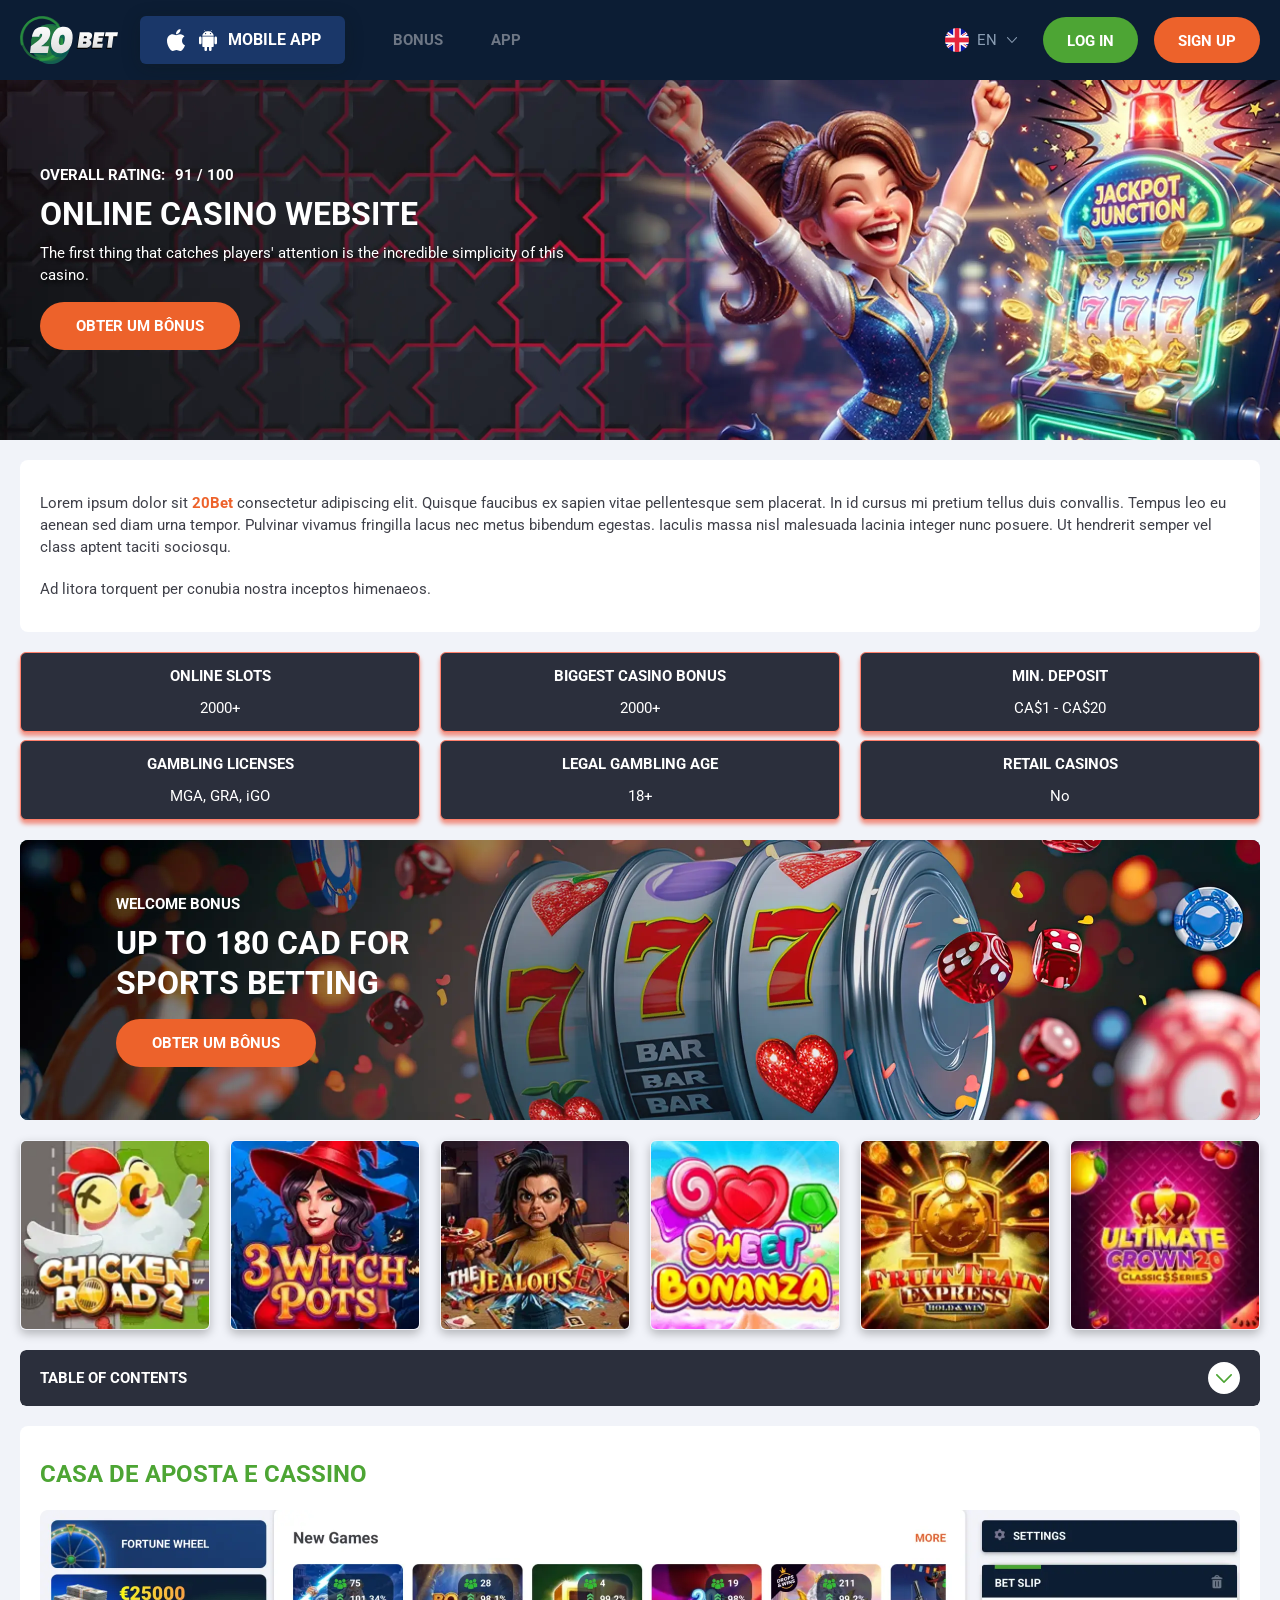
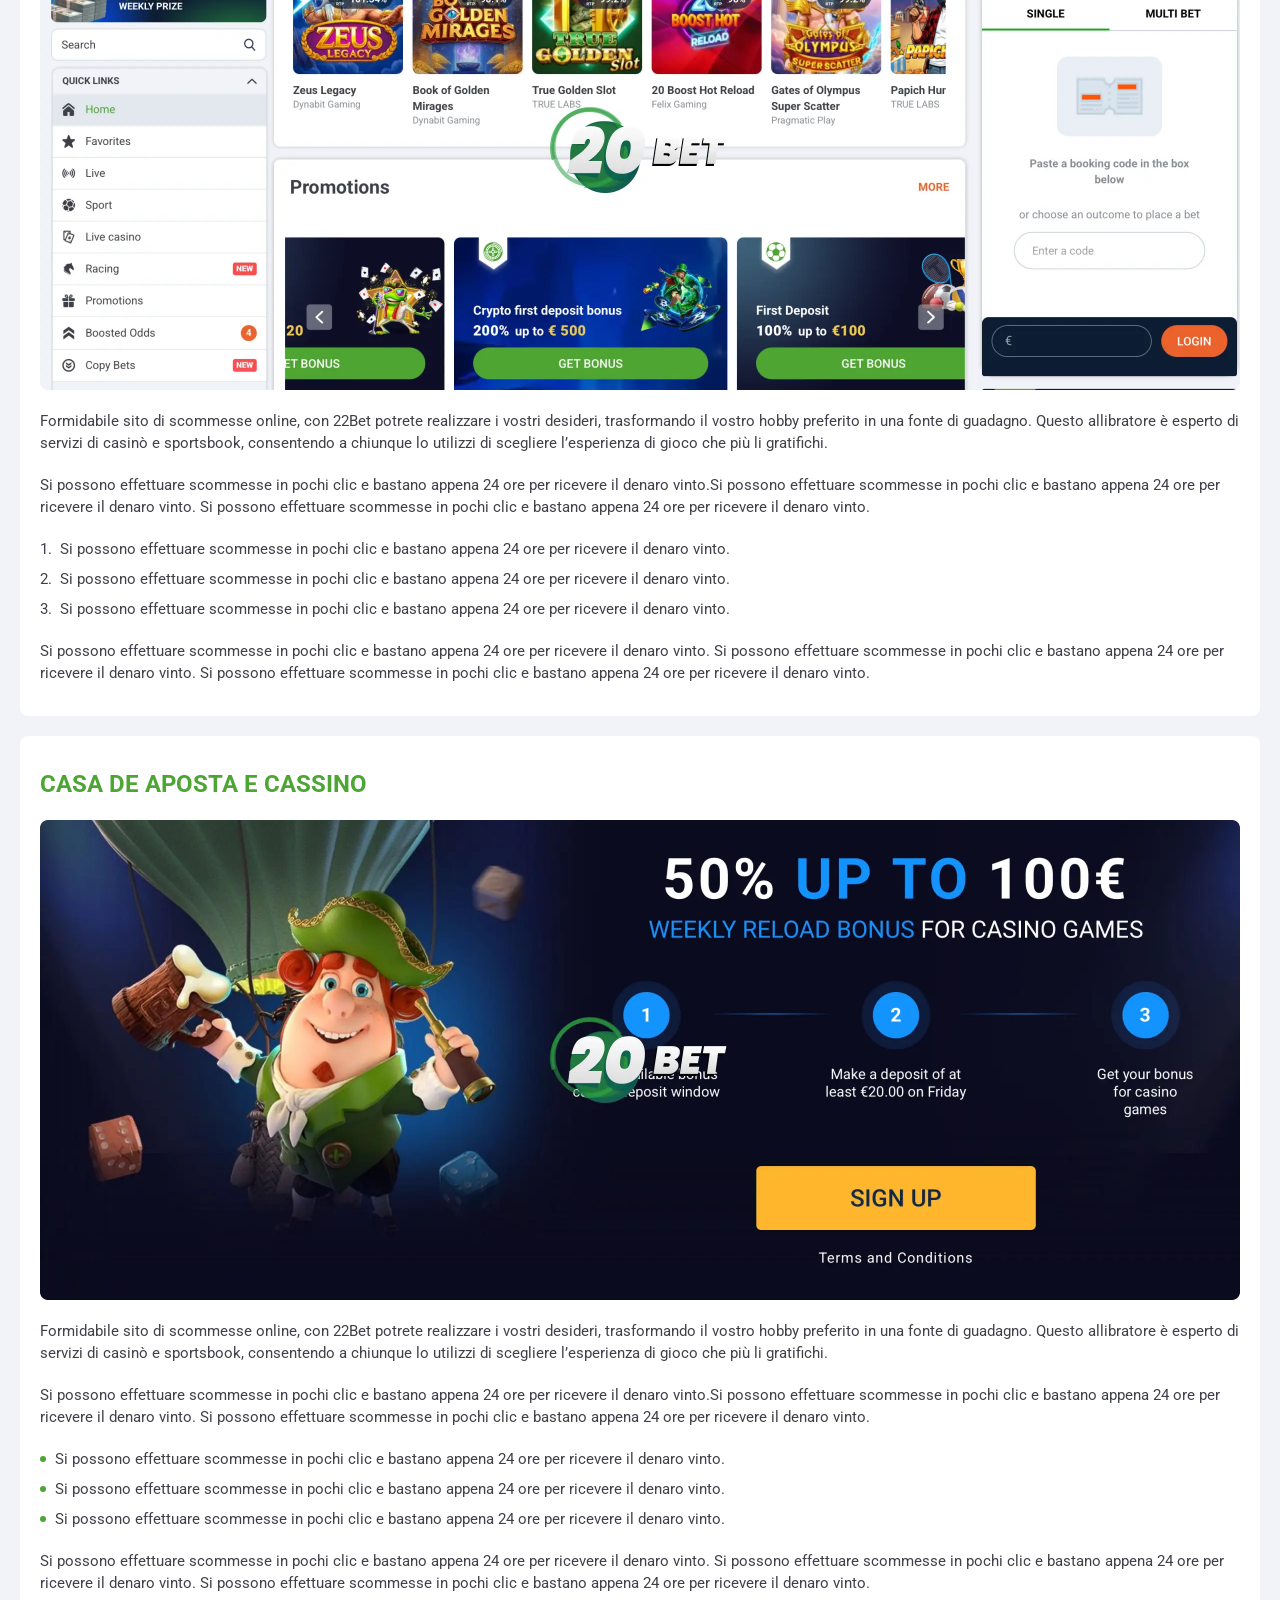
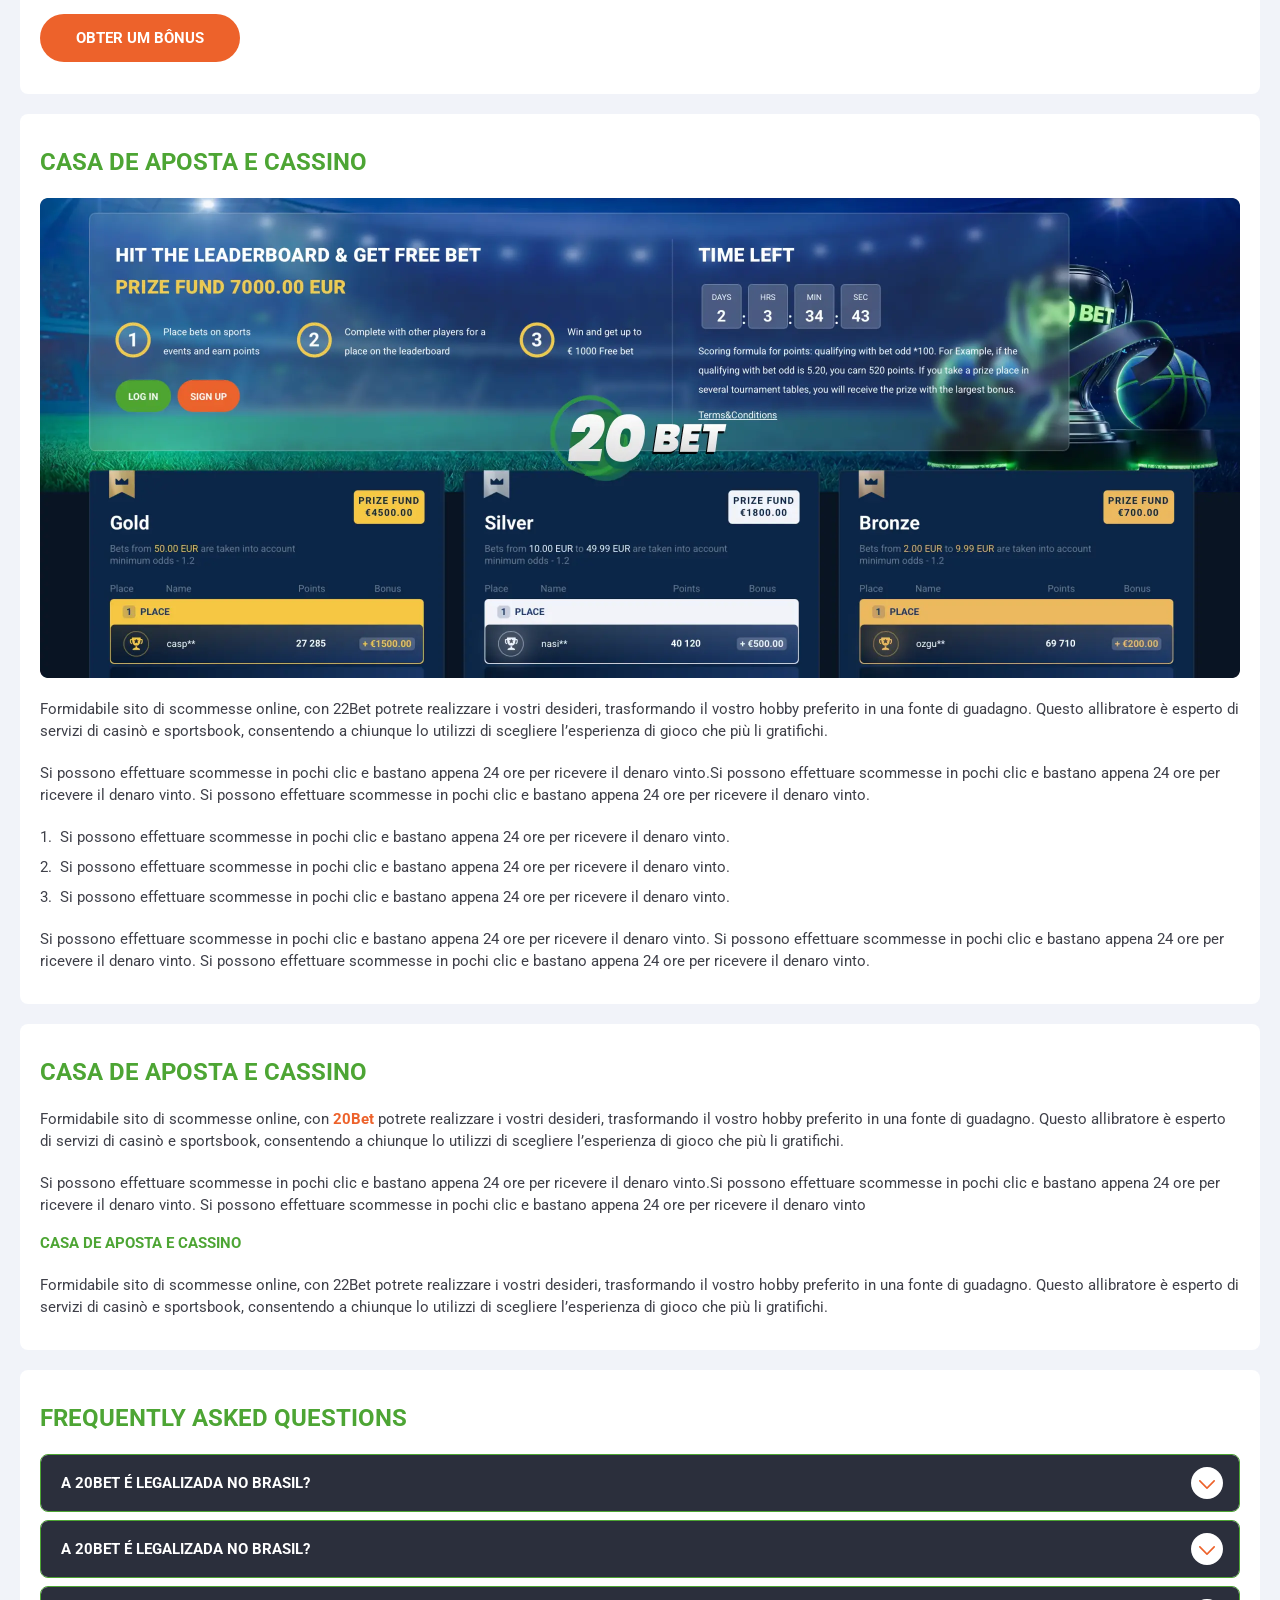
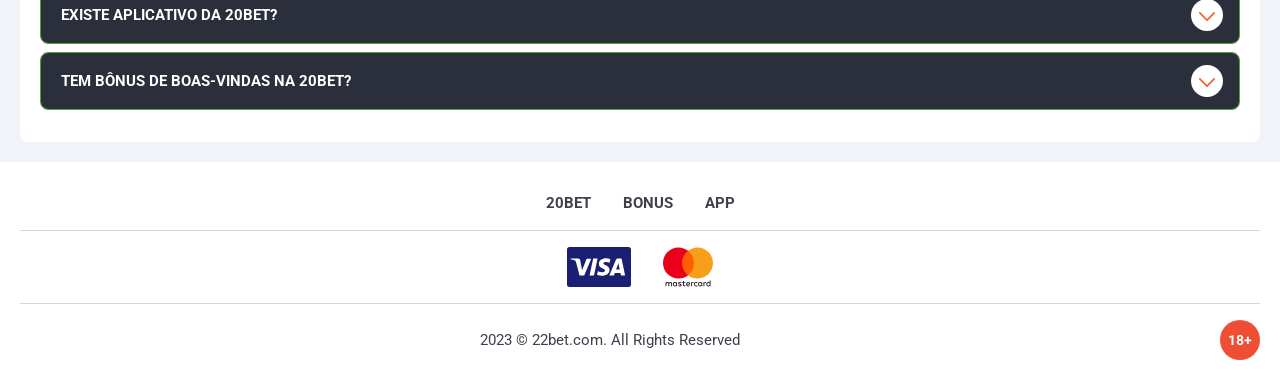
<file: index.html>
<!DOCTYPE html>
<html lang="en">
  <head>
    <meta charset="UTF-8" />
   
    <meta name="viewport" content="width=device-width, initial-scale=1.0" />
    <title>22Bet </title>
    <meta name="description" content />
    <meta property="og:site_name" content />
    <meta property="og:title" content />
    <meta property="og:type" content="website" />
    <meta property="og:url" content />
    <meta property="og:image" content />
    <meta property="og:image:alt" content />
    <meta property="og:locale" content="en" />
    <meta property="og:description" content />
    <link rel="preconnect" href="https://fonts.googleapis.com" />
    <link rel="preconnect" href="https://fonts.gstatic.com" crossorigin="anonymous" />
  <link href="https://fonts.googleapis.com/css2?family=Roboto:wght@100..900&display=swap" rel="stylesheet">
   <link rel="stylesheet" href="./css/reset.css" />
    <link rel="stylesheet" href="./css/main.css" />
    <link rel="stylesheet" href="./css/media.css"/>
    <link rel="icon" href="./images/Group.png" type="image/x-icon"/>
    <script
    src="https://code.jquery.com/jquery-3.6.1.min.js"
    integrity="sha256-o88AwQnZB+VDvE9tvIXrMQaPlFFSUTR+nldQm1LuPXQ="
    crossorigin="anonymous"
  ></script>
  </head>
  <body>
    <header class="header">
      <section class="content header__content">
        <a href="./index.html" class="logo header__logo"
          ><img src="./images/logo.svg" alt="logo" title
        /></a>
        <button class="header__btn-menu" >
          <svg width="16px" height="16px" viewBox="0 0 16 16" xmlns="http://www.w3.org/2000/svg">
              <rect y="0" width="16" height="3" rx="1.5"></rect>
              <rect y="6.5" width="16" height="3" rx="1.5"></rect>
              <rect y="13" width="16" height="3" rx="1.5"></rect>
            </svg>
        </button>
 <a href="" class="header__app">
          <span><img src="./images/main/apple-app.svg" alt="apple" title /></span>
          <span
            ><img src="./images/main/android-app.svg" alt="android" title
          /></span>
          <span>Mobile app</span>
        </a>
          <nav class="menu header__menu">
            <ul class="header__menu-list">
             
              <li>
                <a href="./bonus.html">
               Bonus
                </a>
              </li>
              
              <li>
                <a href="./app.html">
                 App
                </a>
              </li>
              
            </ul>
            <div class="header__button header__button-menu " >
              <a href="#" class="button  button__login-menu">log in</a>
              <a href="#" class="button button__menu">sign up</a>
            </div>
           
          </nav>
           <div class="header__language">
                <div class="header__flag-wrap">
                  <a class="header__country" href="#">
                    <span><img src="./images/flag.png" alt=" Flag" title /></span>
                    <span>en</span>
                  </a>
                </div>
                 <div class="header__flag-menu">
                  <ul>
                    
                    <li>
                      <a href="#" class="header__flag-link">
                        <span>
                          <img src="./images/flag-ar.png" alt="flag" title />
                        </span>
                        <span>ar</span>
                      </a>
                    </li>
                    <li>
                      <a href="#" class="header__flag-link">
                        <span>
                          <img src="./images/flag-de.png" alt="flag" title />
                        </span>
                        <span>de</span>
                      </a>
                    </li>
                    <li>
                      <a href="#" class="header__flag-link">
                        <span>
                          <img src="./images/flag-it.png" alt="flag" title />
                        </span>
                        <span>it</span>
                      </a>
                    </li>
                    
                  <li>
                      <a href="#" class="header__flag-link">
                        <span>
                          <img src="./images/flag-pt.png" alt="flag" title />
                        </span>
                        <span>pt</span>
                      </a>
                    </li>
                     <li>
                      <a href="#" class="header__flag-link">
                        <span>
                          <img src="./images/flag-es.png" alt="flag" title />
                        </span>
                        <span>es</span>
                      </a>
                    </li>
                    <li>
                      <a href="#" class="header__flag-link">
                        <span>
                          <img src="./images/flag-at.png" alt="flag" title />
                        </span>
                        <span>at</span>
                      </a>
                    </li>
                     <li>
                      <a href="#" class="header__flag-link">
                        <span>
                          <img src="./images/flag-gr.png" alt="flag" title />
                        </span>
                        <span>gr</span>
                      </a>
                    </li>
                     <li>
                      <a href="#" class="header__flag-link">
                        <span>
                          <img src="./images/flag-hu.png" alt="flag" title />
                        </span>
                        <span>hu</span>
                      </a>
                    </li>
                      <li>
                      <a href="#" class="header__flag-link">
                        <span>
                          <img src="./images/flag-si.png" alt="flag" title />
                        </span>
                        <span>si</span>
                      </a>
                    </li>
                  </ul>
                </div>
              </div>  
            <a href="#" class="button button__login">log in</a>
            <a href="#" class="button button__singup">sign up</a>
          
      </section>
    </header>
     <main class="main home main-page">
        <section class=" hero hero__page">
           
            <div class="background">
              <img src="./images/main/bg-main.webp" alt="hero" title />
              
            </div>
            <div class="hero__wrapper">
              <div class="hero__data">
                <div class="hero__rating" >
                  <p>Overall Rating:</p>
                 
                  <span >
                    <span >91</span>
                  <span>/</span> 
                  <span >100</span>
                  
                  </span>
                </div>
                <h1 class="title general hero__title">
                 Online Casino Website
                </h1>
                <p class="hero__text">The first thing that catches players' attention is the incredible simplicity of this casino.</p>
                <a href="#" class="button  hero__button">Obter um Bônus</a>
               
              </div>
             
            </div>
          </section>
      <section class="main__wrap main__wrap-page">
       
       <section class="content__wrapper content__wrapper-page">

         
        
       
          <section class="content article">
            <p>
             Lorem ipsum dolor sit <a href="#">20Bet</a> consectetur adipiscing elit. Quisque faucibus ex sapien vitae pellentesque sem placerat. In id cursus mi pretium tellus duis convallis. Tempus leo eu aenean sed diam urna tempor. Pulvinar vivamus fringilla lacus nec metus bibendum egestas. Iaculis massa nisl malesuada lacinia integer nunc posuere. Ut hendrerit semper vel class aptent taciti sociosqu.
            </p>
            <p>
             Ad litora torquent per conubia nostra inceptos himenaeos.
            </p>
          </section>
         
            <section class="content features">
           
              <table class="features__table">
               <tbody class="features__group">
                 
                   <tr>
                   <td>Online slots</td>
                   <td>2000+</td>
                  </tr>
                  <tr>
                   <td>Biggest casino bonus</td>
                   <td>2000+</td>
                  </tr>
                  <tr>
                   <td>Min. deposit</td>
                   <td>CA$1 - CA$20</td>
                  </tr>
              
                     <tr>
                     <td>Gambling licenses</td>
                     <td>MGA, GRA, iGO</td>
                   </tr>
                   <tr>
                     <td>Legal gambling age</td>
                     <td>18+</td>
                   </tr>
                   <tr>
                     <td>Retail casinos</td>
                     <td>No</td>
                   </tr>
                
               </tbody>
             </table>
            
         
           </section>  
             <section class="content banner">
            <div class="background  ">
              
              <img src="./images/main/banner-main.webp" alt="banner" title /> 
             
            </div>
            <div class="banner__info">
              <p class="banner__subtitle">Welcome bonus</p>
              <h2 class="title high banner__title-main">
                  
               up to 180 CAD
for sports betting
              </h2>
            
              <a href="#" class="button banner__button">Obter um Bônus</a>
            </div>
          </section>
           <section class="content casino">
           
              <ul class="casino__list">
                <li class="casino__item">
                   <a href="#"> <div class="casino__wrapper">
                      <img class="casino__img" src="./images/main/card-main1.webp" alt="" title>
                    <div class="casino__hover casino__hover-live">
                        
                        <div class="casino-box">
                            
                        <span href="#" class="button  casino__buttons">Play now</span>
                        </div>
                    </div>
                    </div></a>
                    
                </li>
                <li class="casino__item">
                    <a href="#"> <div class="casino__wrapper">
                      <img class="casino__img" src="./images/main/card-main2.webp" alt="" title>
                    <div class="casino__hover casino__hover-live">
                        
                        <div class="casino-box">
                            
                        <span href="#" class="button  casino__buttons">Play now</span>
                        </div>
                    </div>
                    </div></a>
              </li>
              <li class="casino__item">
                  <a href="#"> <div class="casino__wrapper">
                      <img class="casino__img" src="./images/main/card-main3.webp" alt="" title>
                    <div class="casino__hover casino__hover-live">
                        
                        <div class="casino-box">
                            
                        <span href="#" class="button  casino__buttons">Play now</span>
                        </div>
                    </div>
                    </div></a>
            </li>
             <li class="casino__item">
                 <a href="#"> <div class="casino__wrapper">
                      <img class="casino__img" src="./images/main/card-main4.webp" alt="" title>
                    <div class="casino__hover casino__hover-live">
                        
                        <div class="casino-box">
                            
                        <span href="#" class="button  casino__buttons">Play now</span>
                        </div>
                    </div>
                    </div></a>
            </li>
             <li class="casino__item">
                  <a href="#"> <div class="casino__wrapper">
                      <img class="casino__img" src="./images/main/card-main5.webp" alt="" title>
                    <div class="casino__hover casino__hover-live">
                        
                        <div class="casino-box">
                            
                        <span href="#" class="button  casino__buttons">Play now</span>
                        </div>
                    </div>
                    </div></a>
            </li>
               <li class="casino__item">
                  <a href="#"> <div class="casino__wrapper">
                      <img class="casino__img" src="./images/main/card-main6.webp" alt="" title>
                    <div class="casino__hover casino__hover-live">
                        
                        <div class="casino-box">
                            
                        <span href="#" class="button  casino__buttons">Play now</span>
                        </div>
                    </div>
                    </div></a>
            </li>
              

              </ul>
         </section>
              <section class="content menu-review__content">
              

            
                <div class="menu__review-desk menu__review-content">Table of Contents</div>
                <ul class="menu__review menu__review-list">
                  <li><a href="#">Casa de Aposta e Cassino</a></li>
                    <li><a href="#">Casa de Aposta e Cassino</a></li>
                      <li><a href="#">Casa de Aposta e Cassino</a></li>
                        <li><a href="#">Casa de Aposta e Cassino</a></li>
                          <li><a href="#">Frequently Asked Questions</a></li>
                 
                </ul>
             
          
          </section>
          
        
          <section class="content article">
            <h2 class="title high article__title">Casa de Aposta e Cassino</h2>
             <div class="images">
              <img src="./images/main/image1-main.webp" alt="banner" title />
            </div>
            <p>
             Formidabile sito di scommesse online, con 22Bet potrete realizzare i vostri desideri, trasformando il vostro hobby preferito in una fonte di guadagno. Questo allibratore è esperto di servizi di casinò e sportsbook, consentendo a chiunque lo utilizzi di scegliere l’esperienza di gioco che più li gratifichi.
            </p>
            <p>
             Si possono effettuare scommesse in pochi clic e bastano appena 24 ore per ricevere il denaro vinto.Si possono effettuare scommesse in pochi clic e bastano appena 24 ore per ricevere il denaro vinto. Si possono effettuare scommesse in pochi clic e bastano appena 24 ore per ricevere il denaro vinto.
            </p>
           <ol>
              <li>Si possono effettuare scommesse in pochi clic e bastano appena 24 ore per ricevere il denaro vinto.</li>
              <li>Si possono effettuare scommesse in pochi clic e bastano appena 24 ore per ricevere il denaro vinto.</li>
              <li>Si possono effettuare scommesse in pochi clic e bastano appena 24 ore per ricevere il denaro vinto.</li>
            </ol>
            <p>Si possono effettuare scommesse in pochi clic e bastano appena 24 ore per ricevere il denaro vinto. Si possono effettuare scommesse in pochi clic e bastano appena 24 ore per ricevere il denaro vinto. Si possono effettuare scommesse in pochi clic e bastano appena 24 ore per ricevere il denaro vinto.</p>
          </section>
           <section class="content article">
            <h2 class="title high article__title">Casa de Aposta e Cassino</h2>
             <div class="images">
              <img src="./images/main/image2-main.webp" alt="banner" title />
            </div>
            <p>
             Formidabile sito di scommesse online, con 22Bet potrete realizzare i vostri desideri, trasformando il vostro hobby preferito in una fonte di guadagno. Questo allibratore è esperto di servizi di casinò e sportsbook, consentendo a chiunque lo utilizzi di scegliere l’esperienza di gioco che più li gratifichi.
            </p>
            <p>
             Si possono effettuare scommesse in pochi clic e bastano appena 24 ore per ricevere il denaro vinto.Si possono effettuare scommesse in pochi clic e bastano appena 24 ore per ricevere il denaro vinto. Si possono effettuare scommesse in pochi clic e bastano appena 24 ore per ricevere il denaro vinto.
            </p>
           <ul>
              <li>Si possono effettuare scommesse in pochi clic e bastano appena 24 ore per ricevere il denaro vinto.</li>
              <li>Si possono effettuare scommesse in pochi clic e bastano appena 24 ore per ricevere il denaro vinto.</li>
              <li>Si possono effettuare scommesse in pochi clic e bastano appena 24 ore per ricevere il denaro vinto.</li>
            </ul>
            <p>Si possono effettuare scommesse in pochi clic e bastano appena 24 ore per ricevere il denaro vinto. Si possono effettuare scommesse in pochi clic e bastano appena 24 ore per ricevere il denaro vinto. Si possono effettuare scommesse in pochi clic e bastano appena 24 ore per ricevere il denaro vinto.</p>
         <a href="#" class="button">Obter um Bônus</a>
          </section>
           <section class="content article">
            <h2 class="title high article__title">Casa de Aposta e Cassino</h2>
             <div class="images">
              <img src="./images/main/image3-main.webp" alt="banner" title />
            </div>
            <p>
             Formidabile sito di scommesse online, con 22Bet potrete realizzare i vostri desideri, trasformando il vostro hobby preferito in una fonte di guadagno. Questo allibratore è esperto di servizi di casinò e sportsbook, consentendo a chiunque lo utilizzi di scegliere l’esperienza di gioco che più li gratifichi.
            </p>
            <p>
             Si possono effettuare scommesse in pochi clic e bastano appena 24 ore per ricevere il denaro vinto.Si possono effettuare scommesse in pochi clic e bastano appena 24 ore per ricevere il denaro vinto. Si possono effettuare scommesse in pochi clic e bastano appena 24 ore per ricevere il denaro vinto.
            </p>
           <ol>
              <li>Si possono effettuare scommesse in pochi clic e bastano appena 24 ore per ricevere il denaro vinto.</li>
              <li>Si possono effettuare scommesse in pochi clic e bastano appena 24 ore per ricevere il denaro vinto.</li>
              <li>Si possono effettuare scommesse in pochi clic e bastano appena 24 ore per ricevere il denaro vinto.</li>
            </ol>
            <p>Si possono effettuare scommesse in pochi clic e bastano appena 24 ore per ricevere il denaro vinto. Si possono effettuare scommesse in pochi clic e bastano appena 24 ore per ricevere il denaro vinto. Si possono effettuare scommesse in pochi clic e bastano appena 24 ore per ricevere il denaro vinto.</p>
          </section>
           <section class="content article">
            <h2 class="title high article__title">Casa de Aposta e Cassino</h2>
            <p>Formidabile sito di scommesse online, con <a href="#">20Bet</a> potrete realizzare i vostri desideri, trasformando il vostro hobby preferito in una fonte di guadagno. Questo allibratore è esperto di servizi di casinò e sportsbook, consentendo a chiunque lo utilizzi di scegliere l’esperienza di gioco che più li gratifichi.</p>
            <p>Si possono effettuare scommesse in pochi clic e bastano appena 24 ore per ricevere il denaro vinto.Si possono effettuare scommesse in pochi clic e bastano appena 24 ore per ricevere il denaro vinto. Si possono effettuare scommesse in pochi clic e bastano appena 24 ore per ricevere il denaro vinto</p>
            <h3>Casa de Aposta e Cassino</h3>
            <p>Formidabile sito di scommesse online, con 22Bet potrete realizzare i vostri desideri, trasformando il vostro hobby preferito in una fonte di guadagno. Questo allibratore è esperto di servizi di casinò e sportsbook, consentendo a chiunque lo utilizzi di scegliere l’esperienza di gioco che più li gratifichi.</p>
           </section>

          <section class="content faq">
            <h2 class="title high faq__title">Frequently Asked Questions</h2>
            <ul class="faq__list " >
              <li class="faq__item"  >
                <h3 class="title medium faq__subtitle js-button-expander js-button-expander--faq"  >A 20Bet é legalizada no Brasil?
                 </h3>
                <div  class="faq__answer js-expand-content js-expand-content--faq" >
                  <p  >
                    Sim, a casa de apostas tem licença emitida por Curaçao, que é reconhecida no Brasil e a permite atuar por aqui.
                  </p>
                </div>
              </li>
              <li class="faq__item"  >
                <h3 class="title medium faq__subtitle js-button-expander js-button-expander--faq"  >A 20Bet é legalizada no Brasil?</h3>
                <div class="faq__answer js-expand-content js-expand-content--faq" >
                  <p  >
                    Sim, a casa de apostas tem licença emitida por Curaçao, que é reconhecida no Brasil e a permite atuar por aqui.
                  </p>
                </div>
              </li> 
              <li class="faq__item"  >
                <h3 class="title medium faq__subtitle js-button-expander js-button-expander--faq"  >Existe aplicativo da 20Bet?</h3>
                <div class="faq__answer js-expand-content js-expand-content--faq" >
                  <p  >
                   Sim, disponível para sistemas operacionais iOS e Android.
                  </p>
                </div>
              </li> 
              <li class="faq__item"  >
                <h3 class="title medium faq__subtitle js-button-expander js-button-expander--faq"  >Tem bônus de boas-vindas na 20Bet?</h3>
                <div class="faq__answer js-expand-content js-expand-content--faq" >
                  <p  >
                   O pacote especial para novos usuários da 20Bet paga 100% sobre o primeiro depósito, com limite de 600 BRL.
                  </p>
                </div>
              </li> 
             
            </ul>
          </section>
          
        </section> 
      
        <div class=""  onclick="scrollToTop()">
          <button class="main__arrow" id="scrollToTopBtn"></button>
        </div> 
        
      </section>
    </main> 
     <footer class=" footer ">
      <section class="content footer__content">
        <ul class="footer__menu">
         <li><a href="/">20Bet</a></li>
         <li><a href="./bonus.html">Bonus</a></li>
         <li><a href="./app.html">app</a></li>
       
        </ul>
       
          <ul class="footer__cards-list">
           
            <li>
              <a href="#"
                ><img src="./images/footer-img1.svg" alt="cardpay" title
              /></a>
            </li>
             <li>
              <a href="#"
                ><img src="./images/footer-img2.svg" alt="cardpay" title
              /></a>
            </li>
           
          </ul>
       
        <div class="footer__wrapp">
          <div class="footer__text">
           
            <p>2023 &copy; 22bet.com. All Rights Reserved
</p>
           
          </div>
          <div class="footer__age">
            <img src="./images/age.svg" alt="age" title />
          </div>
        </div>
      
      </section>
    </footer>
    <script src="./js/arrowUp.js" defer></script>
    <script src="./js/sidebar.js" defer></script>
    <script src="./js/expander.js" defer></script>
    <script src="./js/mobile-menu.js" defer></script>
    <script src="./js/flag.js" defer></script>
  </body>
</html>
</file>
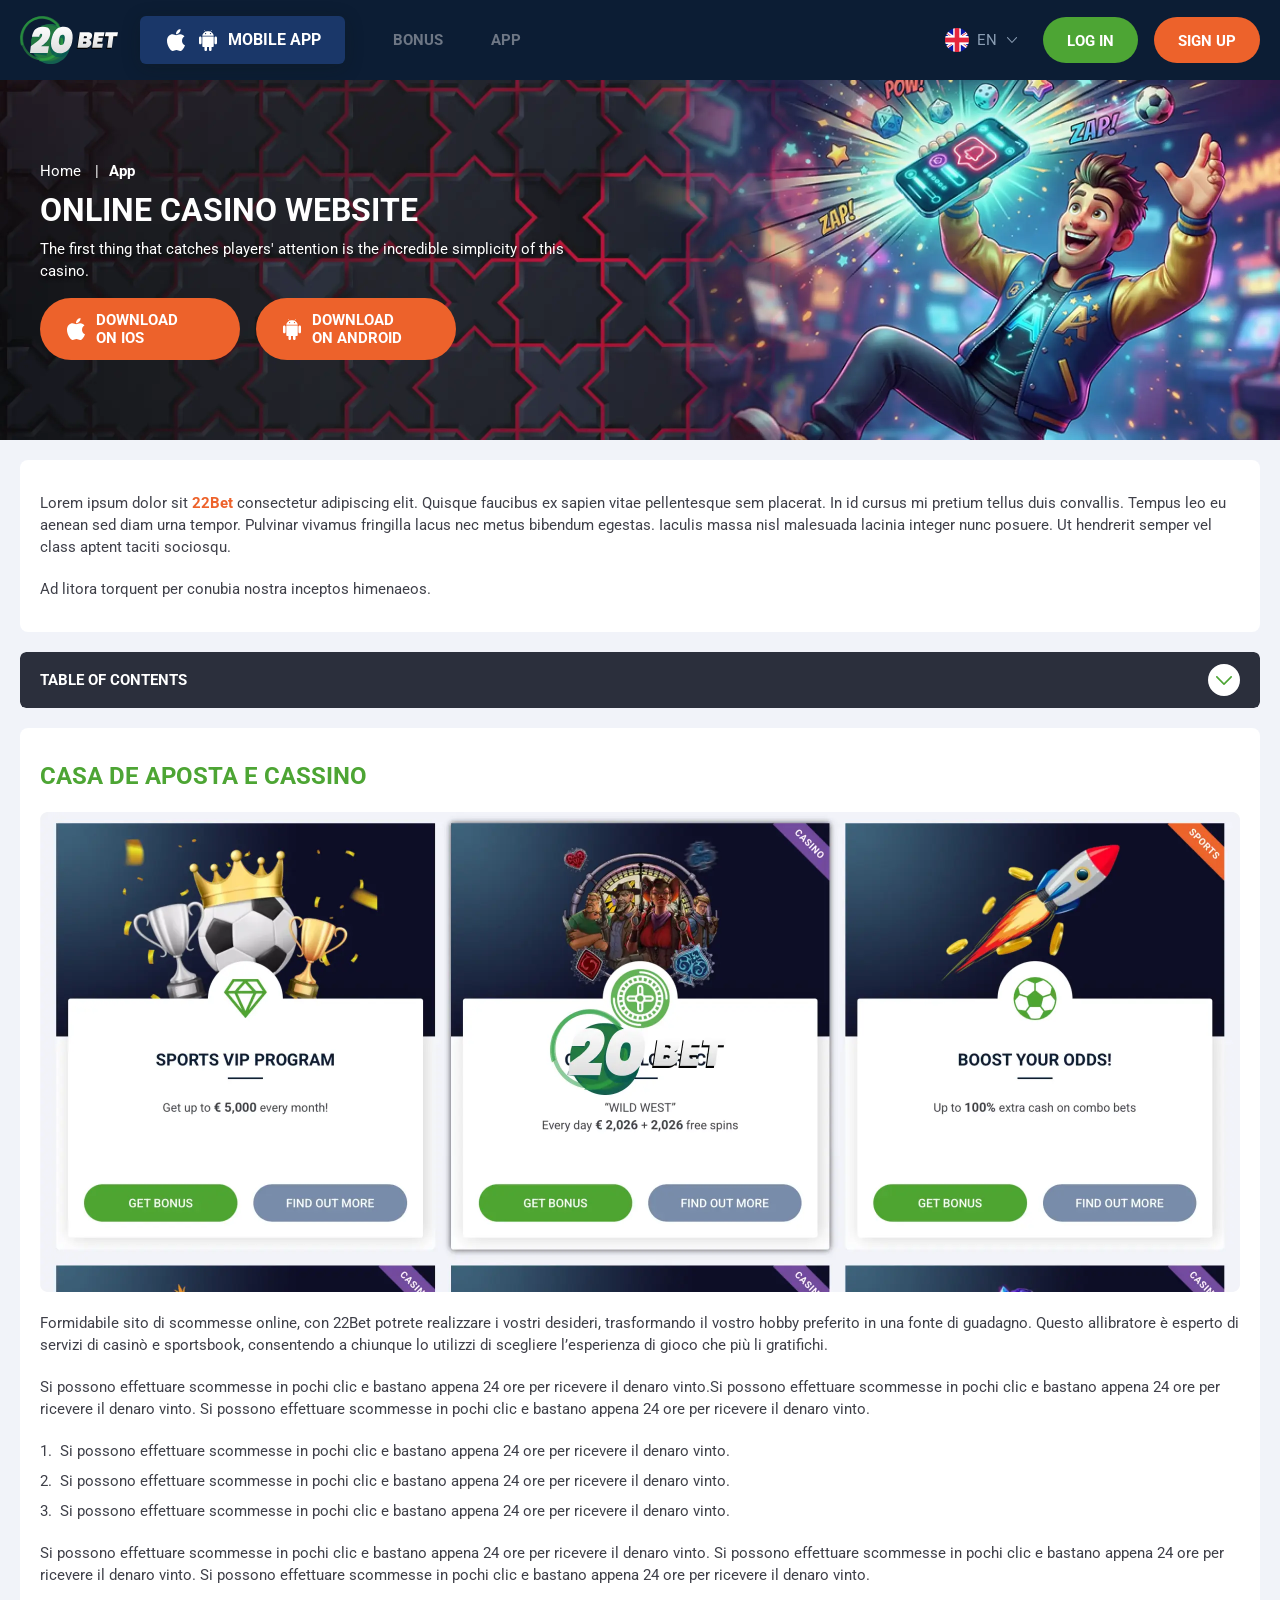
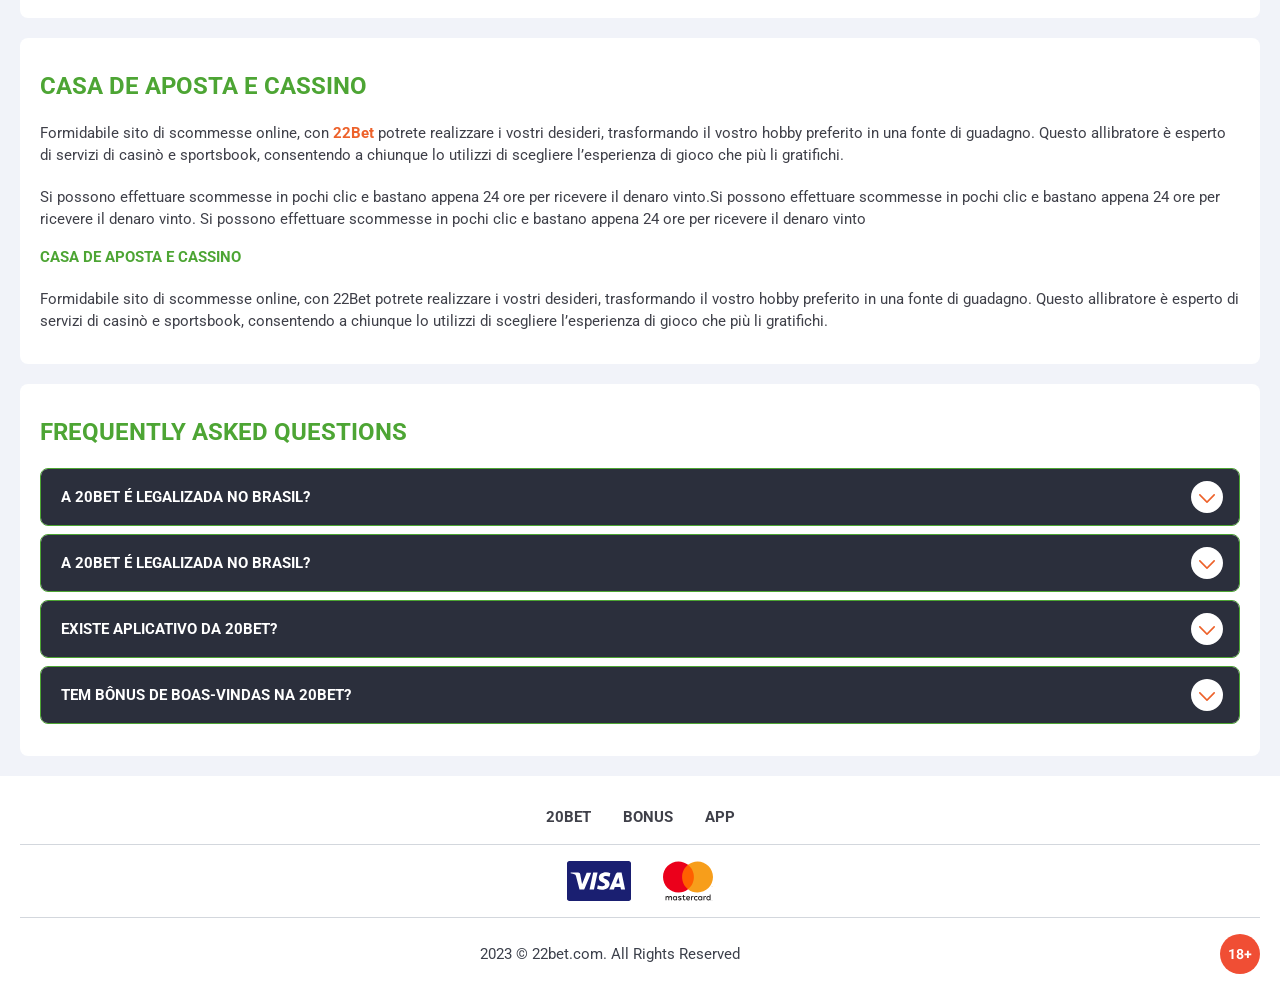
<file: app.html>
<!DOCTYPE html>
<html lang="en">
  <head>
    <meta charset="UTF-8" />
   
    <meta name="viewport" content="width=device-width, initial-scale=1.0" />
    <title>22Bet </title>
    <meta name="description" content />
    <meta property="og:site_name" content />
    <meta property="og:title" content />
    <meta property="og:type" content="website" />
    <meta property="og:url" content />
    <meta property="og:image" content />
    <meta property="og:image:alt" content />
    <meta property="og:locale" content="en" />
    <meta property="og:description" content />
    <link rel="preconnect" href="https://fonts.googleapis.com" />
    <link rel="preconnect" href="https://fonts.gstatic.com" crossorigin="anonymous" />
 <link href="https://fonts.googleapis.com/css2?family=Roboto:wght@100..900&display=swap" rel="stylesheet">
  
   <link rel="stylesheet" href="./css/reset.css" />
    <link rel="stylesheet" href="./css/main.css" />
    <link rel="stylesheet" href="./css/media.css"/>
    <link rel="icon" href="./images/Group.png" type="image/x-icon"/>
    <script
    src="https://code.jquery.com/jquery-3.6.1.min.js"
    integrity="sha256-o88AwQnZB+VDvE9tvIXrMQaPlFFSUTR+nldQm1LuPXQ="
    crossorigin="anonymous"
  ></script>
  </head>
  <body>
    <header class="header">
      <section class="content header__content">
        <a href="./index.html" class="logo header__logo"
          ><img src="./images/logo.svg" alt="logo" title
        /></a>
        <button class="header__btn-menu" >
          <svg width="16px" height="16px" viewBox="0 0 16 16" xmlns="http://www.w3.org/2000/svg">
              <rect y="0" width="16" height="3" rx="1.5"></rect>
              <rect y="6.5" width="16" height="3" rx="1.5"></rect>
              <rect y="13" width="16" height="3" rx="1.5"></rect>
            </svg>
        </button>
<a href="" class="header__app">
          <span><img src="./images/main/apple-app.svg" alt="apple" title /></span>
          <span
            ><img src="./images/main/android-app.svg" alt="android" title
          /></span>
          <span>Mobile app</span>
        </a>
          <nav class="menu header__menu">
         <ul class="header__menu-list">
             
              <li>
                <a href="./bonus.html">
               Bonus
                </a>
              </li>
              
              <li>
                <a href="./app.html">
                 App
                </a>
              </li>
              
            </ul>
            <div class="header__button header__button-menu " >
              <a href="#" class="button  button__login-menu">log in</a>
              <a href="#" class="button button__menu">sign up</a>
            </div>
           
          </nav>
           <div class="header__language">
                <div class="header__flag-wrap">
                  <a class="header__country" href="#">
                    <span><img src="./images/flag.png" alt=" Flag" title /></span>
                    <span>en</span>
                  </a>
                </div>
                 <div class="header__flag-menu">
                  <ul>
                    
                    <li>
                      <a href="#" class="header__flag-link">
                        <span>
                          <img src="./images/flag-ar.png" alt="flag" title />
                        </span>
                        <span>ar</span>
                      </a>
                    </li>
                    <li>
                      <a href="#" class="header__flag-link">
                        <span>
                          <img src="./images/flag-de.png" alt="flag" title />
                        </span>
                        <span>de</span>
                      </a>
                    </li>
                    <li>
                      <a href="#" class="header__flag-link">
                        <span>
                          <img src="./images/flag-it.png" alt="flag" title />
                        </span>
                        <span>it</span>
                      </a>
                    </li>
                    
                  <li>
                      <a href="#" class="header__flag-link">
                        <span>
                          <img src="./images/flag-pt.png" alt="flag" title />
                        </span>
                        <span>pt</span>
                      </a>
                    </li>
                     <li>
                      <a href="#" class="header__flag-link">
                        <span>
                          <img src="./images/flag-es.png" alt="flag" title />
                        </span>
                        <span>es</span>
                      </a>
                    </li>
                    <li>
                      <a href="#" class="header__flag-link">
                        <span>
                          <img src="./images/flag-at.png" alt="flag" title />
                        </span>
                        <span>at</span>
                      </a>
                    </li>
                     <li>
                      <a href="#" class="header__flag-link">
                        <span>
                          <img src="./images/flag-gr.png" alt="flag" title />
                        </span>
                        <span>gr</span>
                      </a>
                    </li>
                     <li>
                      <a href="#" class="header__flag-link">
                        <span>
                          <img src="./images/flag-hu.png" alt="flag" title />
                        </span>
                        <span>hu</span>
                      </a>
                    </li>
                      <li>
                      <a href="#" class="header__flag-link">
                        <span>
                          <img src="./images/flag-si.png" alt="flag" title />
                        </span>
                        <span>si</span>
                      </a>
                    </li>
                  </ul>
                </div>
              </div>  
            <a href="#" class="button button__login">log in</a>
            <a href="#" class="button button__singup">sign up</a>
            <!-- <div id="clock" class="header__time">00:00</div>
            -->
      </section>
    </header>
     <main class="main home main-page">
        <section class=" hero hero__page hero__page-app">
           
            <div class="background background-page">
              <img src="./images/app/bg-app.webp" alt="hero" title />
              
            </div>
            <div class="hero__wrapper hero__wrapper-page">
              <div class="hero__data hero__data-app">
                <ul
                class="breadcrumbs "
                
              >
                <li
                  
                >
                  <a href="/" >
                    <span >Home</span></a
                  >
                 
                </li>
                <li
                  
                >
                  <a href="#" > <span >App</span></a>
                 
                </li>
              </ul>
                <h1 class="title general hero__title">
                  Online Casino Website
                </h1>
                 <p class="hero__text">The first thing that catches players' attention is the incredible simplicity of this casino.</p>
               
              <div class="banner__content banner__content-app">
             
                  <a href="#" class="banner__btn banner__btn-app">
                    <img src="./images/main/apple-app.svg" alt="icon" title>
                   Download </br>
on iOS
                  </a>
                  <a href="#" class="banner__btn banner__btn-android"
                    > <img src="./images/main/android-app.svg" alt="icon" title>Download </br>
on Android</a
                  >
                </div>
              </div>
             
            </div>
          </section>
      <section class="main__wrap main__wrap-page">
       
       <section class="content__wrapper content__wrapper-page">

         
        
       
          <section class="content article">
            <p>
             Lorem ipsum dolor sit <a href="#">22Bet</a> consectetur adipiscing elit. Quisque faucibus ex sapien vitae pellentesque sem placerat. In id cursus mi pretium tellus duis convallis. Tempus leo eu aenean sed diam urna tempor. Pulvinar vivamus fringilla lacus nec metus bibendum egestas. Iaculis massa nisl malesuada lacinia integer nunc posuere. Ut hendrerit semper vel class aptent taciti sociosqu.
            </p>
            <p>
             Ad litora torquent per conubia nostra inceptos himenaeos.
            </p>
          </section>
         
              <section class="content menu-review__content">
              

            
                <div class="menu__review-desk menu__review-content">Table of Contents</div>
                <ul class="menu__review menu__review-list">
                  <li><a href="#">Casa de Aposta e Cassino</a></li>
                    <li><a href="#">Casa de Aposta e Cassino</a></li>
                      <li><a href="#">Casa de Aposta e Cassino</a></li>
                        <li><a href="#">Casa de Aposta e Cassino</a></li>
                          <li><a href="#">Frequently Asked Questions</a></li>
                 
                </ul>
             
          
          </section>
          
        
          <section class="content article">
            <h2 class="title high article__title">Casa de Aposta e Cassino</h2>
             <div class="images">
              <img src="./images/app/image1-app.webp" alt="banner" title />
            </div>
            <p>
             Formidabile sito di scommesse online, con 22Bet potrete realizzare i vostri desideri, trasformando il vostro hobby preferito in una fonte di guadagno. Questo allibratore è esperto di servizi di casinò e sportsbook, consentendo a chiunque lo utilizzi di scegliere l’esperienza di gioco che più li gratifichi.
            </p>
            <p>
             Si possono effettuare scommesse in pochi clic e bastano appena 24 ore per ricevere il denaro vinto.Si possono effettuare scommesse in pochi clic e bastano appena 24 ore per ricevere il denaro vinto. Si possono effettuare scommesse in pochi clic e bastano appena 24 ore per ricevere il denaro vinto.
            </p>
           <ol>
              <li>Si possono effettuare scommesse in pochi clic e bastano appena 24 ore per ricevere il denaro vinto.</li>
              <li>Si possono effettuare scommesse in pochi clic e bastano appena 24 ore per ricevere il denaro vinto.</li>
              <li>Si possono effettuare scommesse in pochi clic e bastano appena 24 ore per ricevere il denaro vinto.</li>
            </ol>
            <p>Si possono effettuare scommesse in pochi clic e bastano appena 24 ore per ricevere il denaro vinto. Si possono effettuare scommesse in pochi clic e bastano appena 24 ore per ricevere il denaro vinto. Si possono effettuare scommesse in pochi clic e bastano appena 24 ore per ricevere il denaro vinto.</p>
          </section>
         
         
           <section class="content article">
            <h2 class="title high article__title">Casa de Aposta e Cassino</h2>
            <p>Formidabile sito di scommesse online, con <a href="#">22Bet</a> potrete realizzare i vostri desideri, trasformando il vostro hobby preferito in una fonte di guadagno. Questo allibratore è esperto di servizi di casinò e sportsbook, consentendo a chiunque lo utilizzi di scegliere l’esperienza di gioco che più li gratifichi.</p>
            <p>Si possono effettuare scommesse in pochi clic e bastano appena 24 ore per ricevere il denaro vinto.Si possono effettuare scommesse in pochi clic e bastano appena 24 ore per ricevere il denaro vinto. Si possono effettuare scommesse in pochi clic e bastano appena 24 ore per ricevere il denaro vinto</p>
            <h3>Casa de Aposta e Cassino</h3>
            <p>Formidabile sito di scommesse online, con 22Bet potrete realizzare i vostri desideri, trasformando il vostro hobby preferito in una fonte di guadagno. Questo allibratore è esperto di servizi di casinò e sportsbook, consentendo a chiunque lo utilizzi di scegliere l’esperienza di gioco che più li gratifichi.</p>
           </section>

          <section class="content faq">
            <h2 class="title high faq__title">Frequently Asked Questions</h2>
            <ul class="faq__list " >
              <li class="faq__item"  >
                <h3 class="title medium faq__subtitle js-button-expander js-button-expander--faq"  >A 20Bet é legalizada no Brasil?
                 </h3>
                <div  class="faq__answer js-expand-content js-expand-content--faq" >
                  <p  >
                    Sim, a casa de apostas tem licença emitida por Curaçao, que é reconhecida no Brasil e a permite atuar por aqui.
                  </p>
                </div>
              </li>
              <li class="faq__item"  >
                <h3 class="title medium faq__subtitle js-button-expander js-button-expander--faq"  >A 20Bet é legalizada no Brasil?</h3>
                <div class="faq__answer js-expand-content js-expand-content--faq" >
                  <p  >
                    Sim, a casa de apostas tem licença emitida por Curaçao, que é reconhecida no Brasil e a permite atuar por aqui.
                  </p>
                </div>
              </li> 
              <li class="faq__item"  >
                <h3 class="title medium faq__subtitle js-button-expander js-button-expander--faq"  >Existe aplicativo da 20Bet?</h3>
                <div class="faq__answer js-expand-content js-expand-content--faq" >
                  <p  >
                   Sim, disponível para sistemas operacionais iOS e Android.
                  </p>
                </div>
              </li> 
              <li class="faq__item"  >
                <h3 class="title medium faq__subtitle js-button-expander js-button-expander--faq"  >Tem bônus de boas-vindas na 20Bet?</h3>
                <div class="faq__answer js-expand-content js-expand-content--faq" >
                  <p  >
                   O pacote especial para novos usuários da 20Bet paga 100% sobre o primeiro depósito, com limite de 600 BRL.
                  </p>
                </div>
              </li> 
             
            </ul>
          </section>
          
        </section> 
      
        <div class=""  onclick="scrollToTop()">
          <button class="main__arrow" id="scrollToTopBtn"></button>
        </div> 
        
      </section>
    </main> 
  <footer class=" footer ">
      <section class="content footer__content">
        <ul class="footer__menu">
         <li><a href="/">20Bet</a></li>
         <li><a href="./bonus.html">Bonus</a></li>
         <li><a href="./app.html">app</a></li>
       
        </ul>
       
          <ul class="footer__cards-list">
           
            <li>
              <a href="#"
                ><img src="./images/footer-img1.svg" alt="cardpay" title
              /></a>
            </li>
             <li>
              <a href="#"
                ><img src="./images/footer-img2.svg" alt="cardpay" title
              /></a>
            </li>
           
          </ul>
       
        <div class="footer__wrapp">
          <div class="footer__text">
           
            <p>2023 &copy; 22bet.com. All Rights Reserved
</p>
           
          </div>
          <div class="footer__age">
            <img src="./images/age.svg" alt="age" title />
          </div>
        </div>
      
      </section>
    </footer>
    <script src="./js/arrowUp.js" defer></script>
    <script src="./js/sidebar.js" defer></script>
    <script src="./js/expander.js" defer></script>
    <script src="./js/mobile-menu.js" defer></script>
    <script src="./js/flag.js" defer></script>
  </body>
</html>
</file>
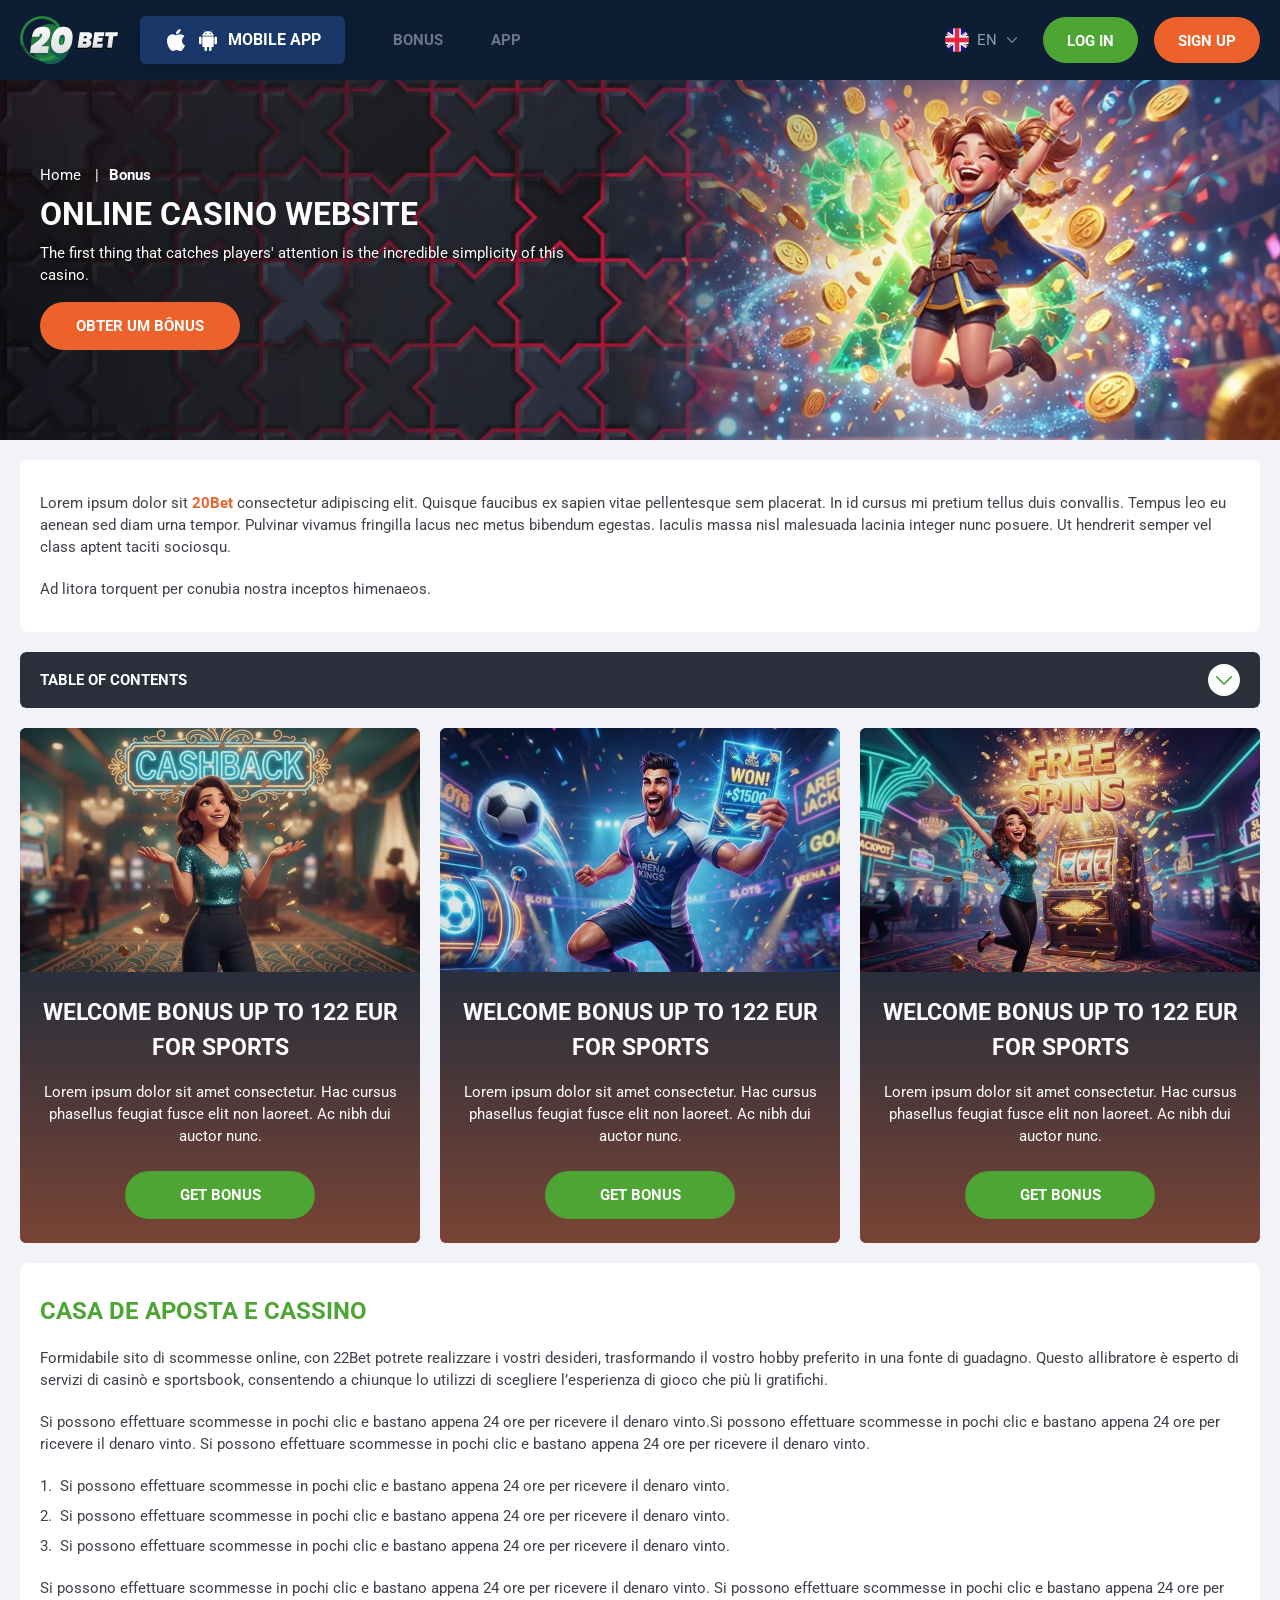
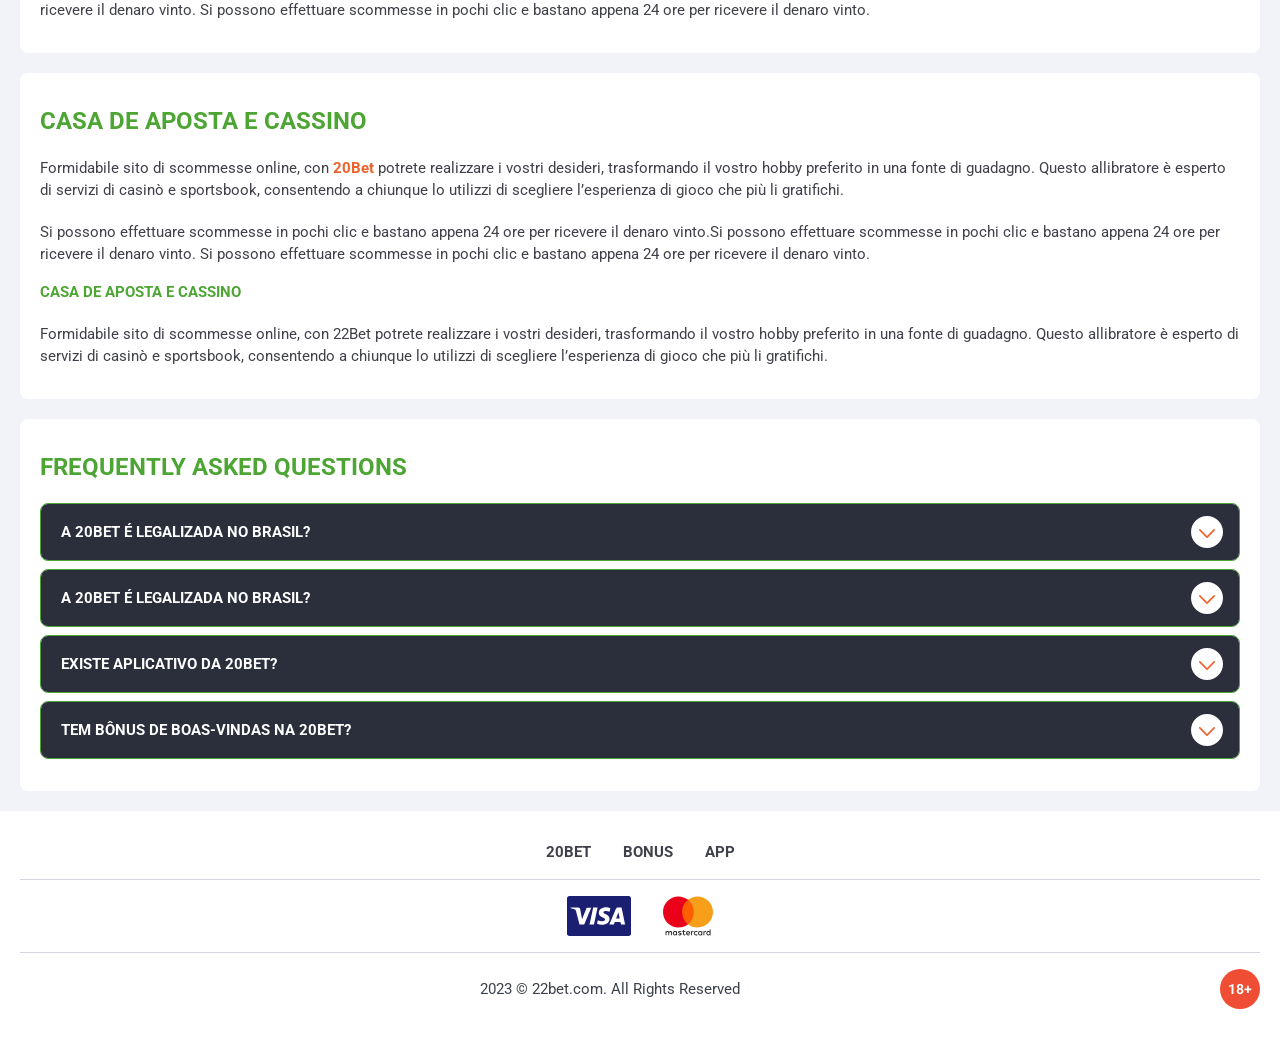
<file: bonus.html>
<!DOCTYPE html>
<html lang="en">
  <head>
    <meta charset="UTF-8" />
   
    <meta name="viewport" content="width=device-width, initial-scale=1.0" />
    <title>22Bet </title>
    <meta name="description" content />
    <meta property="og:site_name" content />
    <meta property="og:title" content />
    <meta property="og:type" content="website" />
    <meta property="og:url" content />
    <meta property="og:image" content />
    <meta property="og:image:alt" content />
    <meta property="og:locale" content="en" />
    <meta property="og:description" content />
    <link rel="preconnect" href="https://fonts.googleapis.com" />
    <link rel="preconnect" href="https://fonts.gstatic.com" crossorigin="anonymous" />
    
   <link href="https://fonts.googleapis.com/css2?family=Roboto:wght@100..900&display=swap" rel="stylesheet">
 
    <link rel="stylesheet" href="./css/reset.css" />
    <link rel="stylesheet" href="./css/main.css" />
    <link rel="stylesheet" href="./css/media.css"/>
    <link rel="icon" href="./images/Group.png" type="image/x-icon"/>
    <script
    src="https://code.jquery.com/jquery-3.6.1.min.js"
    integrity="sha256-o88AwQnZB+VDvE9tvIXrMQaPlFFSUTR+nldQm1LuPXQ="
    crossorigin="anonymous"
  ></script>
  </head>
  <body>
  <header class="header">
      <section class="content header__content">
        <a href="./index.html" class="logo header__logo"
          ><img src="./images/logo.svg" alt="logo" title
        /></a>
        <button class="header__btn-menu" >
          <svg width="16px" height="16px" viewBox="0 0 16 16" xmlns="http://www.w3.org/2000/svg">
              <rect y="0" width="16" height="3" rx="1.5"></rect>
              <rect y="6.5" width="16" height="3" rx="1.5"></rect>
              <rect y="13" width="16" height="3" rx="1.5"></rect>
            </svg>
        </button>
<a href="" class="header__app">
          <span><img src="./images/main/apple-app.svg" alt="apple" title /></span>
          <span
            ><img src="./images/main/android-app.svg" alt="android" title
          /></span>
          <span>Mobile app</span>
        </a>
          <nav class="menu header__menu">
           <ul class="header__menu-list">
             
              <li>
                <a href="./bonus.html">
               Bonus
                </a>
              </li>
              
              <li>
                <a href="./app.html">
                 App
                </a>
              </li>
              
            </ul>
            <div class="header__button header__button-menu " >
              <a href="#" class="button  button__login-menu">log in</a>
              <a href="#" class="button button__menu">sign up</a>
            </div>
           
          </nav>
            <div class="header__language">
                <div class="header__flag-wrap">
                  <a class="header__country" href="#">
                    <span><img src="./images/flag.png" alt=" Flag" title /></span>
                    <span>en</span>
                  </a>
                </div>
                 <div class="header__flag-menu">
                  <ul>
                    
                    <li>
                      <a href="#" class="header__flag-link">
                        <span>
                          <img src="./images/flag-ar.png" alt="flag" title />
                        </span>
                        <span>ar</span>
                      </a>
                    </li>
                    <li>
                      <a href="#" class="header__flag-link">
                        <span>
                          <img src="./images/flag-de.png" alt="flag" title />
                        </span>
                        <span>de</span>
                      </a>
                    </li>
                    <li>
                      <a href="#" class="header__flag-link">
                        <span>
                          <img src="./images/flag-it.png" alt="flag" title />
                        </span>
                        <span>it</span>
                      </a>
                    </li>
                    
                  <li>
                      <a href="#" class="header__flag-link">
                        <span>
                          <img src="./images/flag-pt.png" alt="flag" title />
                        </span>
                        <span>pt</span>
                      </a>
                    </li>
                     <li>
                      <a href="#" class="header__flag-link">
                        <span>
                          <img src="./images/flag-es.png" alt="flag" title />
                        </span>
                        <span>es</span>
                      </a>
                    </li>
                    <li>
                      <a href="#" class="header__flag-link">
                        <span>
                          <img src="./images/flag-at.png" alt="flag" title />
                        </span>
                        <span>at</span>
                      </a>
                    </li>
                     <li>
                      <a href="#" class="header__flag-link">
                        <span>
                          <img src="./images/flag-gr.png" alt="flag" title />
                        </span>
                        <span>gr</span>
                      </a>
                    </li>
                     <li>
                      <a href="#" class="header__flag-link">
                        <span>
                          <img src="./images/flag-hu.png" alt="flag" title />
                        </span>
                        <span>hu</span>
                      </a>
                    </li>
                      <li>
                      <a href="#" class="header__flag-link">
                        <span>
                          <img src="./images/flag-si.png" alt="flag" title />
                        </span>
                        <span>si</span>
                      </a>
                    </li>
                  </ul>
                </div>
              </div>  
            <a href="#" class="button button__login">log in</a>
            <a href="#" class="button button__singup">sign up</a>
         
      </section>
    </header>
     <main class="main home main-page">
        <section class=" hero hero__page">
           
            <div class="background background-page">
              <img src="./images/bonus/bg-bonus.webp" alt="hero" title />
              
            </div>
            <div class="hero__wrapper hero__wrapper-page">
              <div class="hero__data hero__data-bonus">
                <ul
                class="breadcrumbs "
                
              >
                <li
                  
                >
                  <a href="/" >
                    <span >Home</span></a
                  >
                 
                </li>
                <li
                  
                >
                  <a href="#" > <span >Bonus</span></a>
                 
                </li>
              </ul>
                <h1 class="title general hero__title">
                  Online Casino Website
                </h1>
                 <p class="hero__text">The first thing that catches players' attention is the incredible simplicity of this casino.</p>
               
                <a href="#" class="button  hero__button ">Obter um Bônus</a>
               
              </div>
             
            </div>
          </section>
      <section class="main__wrap main__wrap-page">
       
       <section class="content__wrapper content__wrapper-page">
        <section class="content article">
            <p>
             Lorem ipsum dolor sit <a href="#">20Bet</a> consectetur adipiscing elit. Quisque faucibus ex sapien vitae pellentesque sem placerat. In id cursus mi pretium tellus duis convallis. Tempus leo eu aenean sed diam urna tempor. Pulvinar vivamus fringilla lacus nec metus bibendum egestas. Iaculis massa nisl malesuada lacinia integer nunc posuere. Ut hendrerit semper vel class aptent taciti sociosqu.
            </p>
            <p>
             Ad litora torquent per conubia nostra inceptos himenaeos.
            </p>
          </section>
          <section class="content menu-review__content">
                <div class="menu__review-desk menu__review-content">Table of Contents</div>
                <ul class="menu__review menu__review-list">
                  <li><a href="#">Casa de Aposta e Cassino</a></li>
                    <li><a href="#">Casa de Aposta e Cassino</a></li>
                      <li><a href="#">Casa de Aposta e Cassino</a></li>
                        <li><a href="#">Casa de Aposta e Cassino</a></li>
                          <li><a href="#">Frequently Asked Questions</a></li>
                </ul>
             
          
          </section>
         
          <section class="content bonuses">
           <ul class="bonuses__list">
               <li class="bonuses__item">
                 
                  <div class="bonuses__img">
                     <img src="./images/bonus/banner-bonus1.webp" alt="" title="">
                  </div>
                  <div class="bonuses__desc">
                    
                        <h2 class="title high bonuses__title">WELCOME BONUS UP TO 122 EUR FOR SPORTS</h2>
                        <div class="bonuses__text">
                           <p>Lorem ipsum dolor sit amet consectetur. Hac cursus phasellus feugiat fusce elit non laoreet. Ac nibh dui auctor nunc. </p>
                        </div>
                        
                  
                     <div class="bonuses__buttons">
                       <a href="#" class="button bonuses__button">Get Bonus</a>
                   
                   </div>
                  </div>
                  
               </li>
               <li class="bonuses__item">
                 
                  <div class="bonuses__img">
                     <img src="./images/bonus/banner-bonus2.webp" alt="" title="">
                  </div>
                  <div class="bonuses__desc">
                     
                        <h2 class="title high bonuses__title">WELCOME BONUS UP TO 122 EUR FOR SPORTS</h2>
                        <div class="bonuses__text">
                           <p>Lorem ipsum dolor sit amet consectetur. Hac cursus phasellus feugiat fusce elit non laoreet. Ac nibh dui auctor nunc. </p>
                        </div>
                 
                     <div class="bonuses__buttons">
                        <a href="#" class="button bonuses__button">Get Bonus</a>
                     
                   </div>
                  </div>
               </li>
               <li class="bonuses__item">
                
                  <div class="bonuses__img">
                     <img src="./images/bonus/banner-bonus3.webp" alt="" title="">
                  </div>
                  <div class="bonuses__desc">
                    
                        <h2 class="title high bonuses__title">WELCOME BONUS UP TO 122 EUR FOR SPORTS</h2>
                        <div class="bonuses__text">
                           <p>Lorem ipsum dolor sit amet consectetur. Hac cursus phasellus feugiat fusce elit non laoreet. Ac nibh dui auctor nunc. </p>
                        </div>
                  
                     <div class="bonuses__buttons">
                        <a href="#" class="button bonuses__button">Get Bonus</a>
                     
                   </div>
                  </div>
               </li>
        
            </ul>
         </section>
         <section class="content article">
            <h2 class="title high article__title">Casa de Aposta e Cassino</h2>
            
            <p>
             Formidabile sito di scommesse online, con 22Bet potrete realizzare i vostri desideri, trasformando il vostro hobby preferito in una fonte di guadagno. Questo allibratore è esperto di servizi di casinò e sportsbook, consentendo a chiunque lo utilizzi di scegliere l’esperienza di gioco che più li gratifichi.
            </p>
            <p>
             Si possono effettuare scommesse in pochi clic e bastano appena 24 ore per ricevere il denaro vinto.Si possono effettuare scommesse in pochi clic e bastano appena 24 ore per ricevere il denaro vinto. Si possono effettuare scommesse in pochi clic e bastano appena 24 ore per ricevere il denaro vinto.
            </p>
           <ol>
              <li>Si possono effettuare scommesse in pochi clic e bastano appena 24 ore per ricevere il denaro vinto.</li>
              <li>Si possono effettuare scommesse in pochi clic e bastano appena 24 ore per ricevere il denaro vinto.</li>
              <li>Si possono effettuare scommesse in pochi clic e bastano appena 24 ore per ricevere il denaro vinto.</li>
            </ol>
            <p>Si possono effettuare scommesse in pochi clic e bastano appena 24 ore per ricevere il denaro vinto. Si possono effettuare scommesse in pochi clic e bastano appena 24 ore per ricevere il denaro vinto. Si possono effettuare scommesse in pochi clic e bastano appena 24 ore per ricevere il denaro vinto.</p>
          </section>
           <section class="content article">
            <h2 class="title high article__title">Casa de Aposta e Cassino</h2>
            
            <p>
             Formidabile sito di scommesse online, con <a href="#">20Bet</a> potrete realizzare i vostri desideri, trasformando il vostro hobby preferito in una fonte di guadagno. Questo allibratore è esperto di servizi di casinò e sportsbook, consentendo a chiunque lo utilizzi di scegliere l’esperienza di gioco che più li gratifichi.
            </p>
            <p>
             Si possono effettuare scommesse in pochi clic e bastano appena 24 ore per ricevere il denaro vinto.Si possono effettuare scommesse in pochi clic e bastano appena 24 ore per ricevere il denaro vinto. Si possono effettuare scommesse in pochi clic e bastano appena 24 ore per ricevere il denaro vinto.
            </p>
          
            <h3>Casa de Aposta e Cassino</h3>
            <p>Formidabile sito di scommesse online, con 22Bet potrete realizzare i vostri desideri, trasformando il vostro hobby preferito in una fonte di guadagno. Questo allibratore è esperto di servizi di casinò e sportsbook, consentendo a chiunque lo utilizzi di scegliere l’esperienza di gioco che più li gratifichi.</p>
          </section>
        
           <section class="content faq">
            <h2 class="title high faq__title">Frequently Asked Questions</h2>
            <ul class="faq__list " >
              <li class="faq__item"  >
                <h3 class="title medium faq__subtitle js-button-expander js-button-expander--faq"  >A 20Bet é legalizada no Brasil?
                 </h3>
                <div  class="faq__answer js-expand-content js-expand-content--faq" >
                  <p  >
                    Sim, a casa de apostas tem licença emitida por Curaçao, que é reconhecida no Brasil e a permite atuar por aqui.
                  </p>
                </div>
              </li>
              <li class="faq__item"  >
                <h3 class="title medium faq__subtitle js-button-expander js-button-expander--faq"  >A 20Bet é legalizada no Brasil?</h3>
                <div class="faq__answer js-expand-content js-expand-content--faq" >
                  <p  >
                    Sim, a casa de apostas tem licença emitida por Curaçao, que é reconhecida no Brasil e a permite atuar por aqui.
                  </p>
                </div>
              </li> 
              <li class="faq__item"  >
                <h3 class="title medium faq__subtitle js-button-expander js-button-expander--faq"  >Existe aplicativo da 20Bet?</h3>
                <div class="faq__answer js-expand-content js-expand-content--faq" >
                  <p  >
                   Sim, disponível para sistemas operacionais iOS e Android.
                  </p>
                </div>
              </li> 
              <li class="faq__item"  >
                <h3 class="title medium faq__subtitle js-button-expander js-button-expander--faq"  >Tem bônus de boas-vindas na 20Bet?</h3>
                <div class="faq__answer js-expand-content js-expand-content--faq" >
                  <p  >
                   O pacote especial para novos usuários da 20Bet paga 100% sobre o primeiro depósito, com limite de 600 BRL.
                  </p>
                </div>
              </li> 
             
            </ul>
          </section>
          
        </section> 
        
        <div class=""  onclick="scrollToTop()">
          <button class="main__arrow" id="scrollToTopBtn"></button>
        </div> 
        
      </section>
    </main> 
  <footer class=" footer ">
      <section class="content footer__content">
        <ul class="footer__menu">
         <li><a href="/">20Bet</a></li>
         <li><a href="./bonus.html">Bonus</a></li>
         <li><a href="./app.html">app</a></li>
       
        </ul>
       
          <ul class="footer__cards-list">
           
            <li>
              <a href="#"
                ><img src="./images/footer-img1.svg" alt="cardpay" title
              /></a>
            </li>
             <li>
              <a href="#"
                ><img src="./images/footer-img2.svg" alt="cardpay" title
              /></a>
            </li>
           
          </ul>
       
        <div class="footer__wrapp">
          <div class="footer__text">
           
            <p>2023 &copy; 22bet.com. All Rights Reserved
</p>
           
          </div>
          <div class="footer__age">
            <img src="./images/age.svg" alt="age" title />
          </div>
        </div>
      
      </section>
    </footer>
    
    <script src="./js/sidebar.js" defer></script>
    <script src="./js/expander.js" defer></script>
    <script src="./js/mobile-menu.js" defer></script>
    <script src="./js/flag.js" defer></script>
       <script src="./js/arrowUp.js" defer></script>
  </body>
</html>
</file>
<file: css/main.css>
html{
    -webkit-text-size-adjust: 100%;
    scroll-behavior: smooth;
  }
  
  body {
      display: block;
      position: relative;
      width: 100%;
   background: #F1F3F9;

font-family: 'Roboto', sans-serif;
      font-size: 15px;
      font-weight: 400;
      line-height: 22px;
      text-align: left;
      color:#3F4049;
      overflow-x: hidden;
    }
  
    
    .content {
      display: block;
      position: relative;
      width: 100%;
      max-width: 1020px;
      max-width: 100%;
      /* overflow: hidden; */
      border-radius: 8px;
      background: #ffffff;
      padding:32px 20px;
      margin: 0 auto 20px auto;
    }
    
    h1,
    h2,
    h3,
    h4,
    .title {
      display: block;
      position: relative;
      font-size: 32px;
      font-weight: 700;
      line-height: 40px;
      text-align: center;
      color: #ffffff;
    }
    
    h1,
    .title.general {
      text-transform: uppercase;
    }
    
    h2,
    .title.high {
      display: flex;
      align-items: center;
      justify-content:flex-start;
      font-size: 24px;
      line-height: 32px;
      color:#4DA534;
      text-transform: uppercase;
      
    }

    
    h3,
    title.medium {
      font-size: 15px;
      line-height: 22px;
      text-align: left;
      color:#4DA534;
      text-transform: uppercase;
    }
    
    article > *,
    .article > *,
    .desk > * {
      margin-top: 20px;
    }
    
    article > *:first-child,
    .article > *:first-child,
    .desk > *:first-child {
      margin-top: 0 !important;
    }
    
    article > h2,
    .article > h2,
    .desk > h2 {
      margin-top: 32px;
    }
    
    article > h3,
    .article > h3,
    .desk > h3 {
      margin-top: 16px;
    }
    
    .button {
      
      position: relative;
    display: inline-block;
      min-width: 200px;
      height: 48px;
      border-radius: 50px;
      background: #ED622B;

      overflow: hidden;
      font-size: 15px;
      font-weight: 700;
      line-height: 22px;
      text-align: center;
      text-decoration: none;
      text-transform: uppercase;
      color: #ffffff;
      white-space: nowrap;
      cursor: pointer;
      padding: 13px 24px;
      margin: 0 auto;
    
      transition: all 0.5s;
    }
    
    .button:hover {
      background: #4DA534;

    }
    
    
    .header,
    .main ,.footer {
      display: flex;
      position: relative;
      justify-content: space-between;
      align-items: center;
     
      max-width: 1440px;
      max-width: 100%;
      
      margin: 0 auto;
    }
    
    .background{
      display: block;
      position: absolute;
      bottom: 0;left: 0;
      height: 100%;
      width: 100%;
      overflow: hidden;
    }
    
    .background img{
      position: relative;
      width: 100%;height: 100%;object-fit: cover;
      object-position: center top;
      
    }

    .background-page img{
      border-radius: 0;
    }
    
    .images img{
      border-radius: 6px;
      width: 100%;
      height: 100%;
      overflow: hidden;
      display: block;
    }

    .faq {
      overflow-anchor: none;
    }
    
    /* -------------------HEADER---------------- */
    .header {
      position: fixed;
      top: 0;
      left: 0;
      right: 0;
      width: 100%;
      z-index: 100;
      background: #0C1D34;


    }
    
    .header__content {
      position: relative;
      display: flex;
      flex-direction: row;
      align-items: center;
      justify-content: space-between;
      max-width: 1300px;
      max-height: 80px;
      border-radius: 0;
      background: #0C1D34;

      padding: 16px 30px;
      margin: 0 auto;
    }
    
    .logo {
      display: block;
      position: relative;
      flex: 0 0 100px;
      margin-right: 20px;
    }
    
    .logo img {
      display: block;
      position: relative;
      width: auto;
      max-height: 48px;
    }
    
    .logo:hover{
      transform: scale(1.1);
    }
    .header__menu {
      display: flex;
      white-space: nowrap;
      max-height: calc(100vh - 70px);
    /* overflow-y: auto; */
    }
    
    .header__app {
  display: flex;
  justify-content: center;
  flex: 0 1 auto;

  max-width: 221px;
  max-height: 48px;
  border-radius: 6px;
background: #1A3769;

  font-weight: 700;
  font-size: 16px;
  line-height: 24px;
  text-transform: uppercase;
  color: #ffffff;
  white-space: nowrap;
  padding: 12px 24px;
  margin-right: 24px;
  box-shadow: 0px 4px 18px 0px #0E181140;

  transition: all 0.5s;
}

.header__app:hover {
 background: #5172A4;

  transform: scale(1.1);
}

.header__app span {
  display: flex;
  align-items: center;
}
.header__app img {
  display: block;

  width: 24px;
}

.header__app span:not(:last-child) {
  margin-right: 8px;
}

    
    
    .header__menu-list {
      display: flex;
      justify-content: center;
      align-items: center;
      white-space: nowrap;
      flex: 1 1 auto;
      
      border-radius: 50px;
     


    }
    .header__menu-list li {
      display: block;
      padding:  12px 24px;
    }
    
    .header__menu-list li a {
      display: inline-flex;
      position: relative;
      align-items: center;
      font-weight: 700;
      font-size: 15px;
      line-height: 22px;
      text-transform: uppercase;
      color:#6E7785;
      transition: all 0.5s;
     
    }
    
    .header__menu-list li:hover a{
    text-decoration: underline;

border-radius: 50px;
      
    }
    
    .menu a{
      display: none;
    }
    
  
    span {
      display: inline-block;
    }
    
    .header__menu-list a img,
    .header__flag img {
      width: 24px;
      height: 24px;
      vertical-align: middle;
    }
    
    /* .header__menu-list a span:last-child {
      margin-left: 16px;
    } */
    
    .header__flag span:first-child {
      flex: 0 1 24px;
      margin-right: 8px;
      
    }

    .header__menu-wrap {
    display: none;
    display: block;
    position: absolute;
    left: 0;
    top: 55px;
    min-width: 120px;
    height: auto;
   background: #044146;
    border-radius: 6px;
    padding: 8px 16px;
    z-index: 100;
    overflow-y: hidden;
}

.header__menu-wrap ul{
  display: flex;
  flex-direction: column;
  gap: 8px;
}
.header__menu-wrap ul li{
  padding: 0;
}

.header__menu-wrap ul li:hover{
  background: none;
  
}
/* .header__menu-list li:first-child a ,.header__menu-list li:nth-child(3) a{
    position: relative;
    padding-right: 25px;
} */

.header__menu-list .header__menu-item {
    display: none;
}

.header__menu-list li:first-child .header__menu-item {
    padding-left: 0;
}


.header__menu-list > li {
  position: relative;
}

/* .header__menu-wrap ul li:nth-last-child(-n+4){
  display: block;
}

.header__menu-list li:nth-last-child(-n+5) {
    display: none;
} */

.header__menu-list li .header__menu-wrap ul li a{
  color:#FFFFFF !important;
  padding-right: 12px;
}

.header__menu-list li .header__menu-wrap ul li a:hover{
text-decoration: underline !important;
}

.header__menu-list li .header__menu-wrap ul li a::after{
  display: none;
}

.header__menu-wrap.js-expand-content.expanded {
  height: auto;
}


li.active .header__menu-wrap{
display: flex;
  gap: 8px;
}
    .header__flag {
      display: flex
;font-weight: 700;
    align-items: center;
      margin-left: auto;
      color:#6E7785;
      text-transform: uppercase;
      margin-right: 24px;
    }

    .button__login{
        margin-left: auto;
    }

    .button__login{
      line-height: 22px;
        min-width: 95px;
      background: #4DA534;
height: 46px;
        padding: 13px 24px;
        margin: 0 16px 0 0;
    }
    
 .button__singup{
  height: 46px;
  line-height: 22px;
  min-width: 106px;
  padding: 13px 24px;
 background: #ED622B;

    margin: 0;
 }

 .button__singup:hover{
background: #4DA534;
 }
    .header__time{
        color:#FFFFFF;
        position: relative;
        margin-left: 24px;
    }

   
    .button__login:hover {
  background: #ED622B;

    }
    
    .header__btn-menu{
      display: block;
      flex: 0 1 auto;
      min-width: 0;
      border:1px solid #ffffff; 
      border-radius: 10px;
     background: #0C1D34;

      padding: 12px;
      margin-left: 12px;
      order: 3;
     
      
    }
    
    
    svg {
      position: relative;
      fill: #ffffff;
      line-height: 1;
      vertical-align: 1;
    }
    
     
    .header__country {
  display: flex;
  align-items: center;
  gap: 8px;
  
  border-radius: 8px;
  padding: 10px 40px 10px 10px;
  padding: 8px 30px 8px 8px;
  margin-left: auto;
}

.header__language {position: relative;
  margin-left: auto;
margin-right: 16px;
}

.header__country::after{
  content: "";
    position: absolute;
    display: block;
    width: 10px;height: 10px;
     flex-shrink: 0;
    top: 50%;
    transform: translateY(-50%);
    right: 10px;
    background: url('../images/flag-menu.svg')no-repeat center center / contain;
    transition: transform 0.3s ease-in-out;
}

.header__country.active::after{
  transform: translateY(-50%) rotate(180deg);
  
}


.header__country span:last-child {
  color: #8B9EB4;
  font-weight: 400;
  font-size: 15px;
  line-height: 100%;
  text-transform: uppercase;
  transition: all 0.5s;
}
.header__country:hover span{
  color:#ffffff;
}


.header__country img,
.header__flag-link img {
  width: 24px;
  height: 24px;
  vertical-align: middle;
} 
.header__country.active {
  border-bottom-right-radius: 0;
  border-bottom-left-radius: 0;
  background: #1A3769;

}
    .header__flag-menu {
  /* display: none; */
  position: absolute;
  top: 35px;
  width: fit-content;
  min-width: 100%;
  
  right: 0px;
  height: auto;
  border-bottom-right-radius: 8px;
  border-bottom-left-radius: 8px;
  border-top-right-radius: 0;
  border-top-left-radius: 0;
background: #1A3769;

  padding: 10px 8px;
  z-index: 9999;
    transform: translateY(-10px);
    opacity: 0;
    visibility: hidden;
    transition: all 0.5s 
ease;
  /* top: calc(100% + 5px); */
  max-height: calc(100vh - 64px);
}
.header__flag-menu.active::-webkit-scrollbar {
  display: none;
}

.header__flag-link {
  display: flex;
  flex-direction: row;
  font-size: 14px;
  align-items: center;
  justify-content: flex-start;
  padding: 0 ;
  gap: 9px;
 text-align: center;
}
.header__flag-menu.active {
  display: block;
   overflow-y: auto;
   
   border-top: none;
    transform: translateY(0);
    opacity: 1;
    visibility: visible;
}

.header__flag-menu ul li + li {
  margin-top: 8px;
}

.header__flag-link:last-child span {
  font-weight: 400;
  font-size: 15px;
  color: #8B9EB4;
  text-transform: uppercase;
     flex: 0 0 24px;
}

.header__flag-link:last-child:hover span{
  color:#ffffff;
}

.header__flag-link span:first-child  {  flex: 0 0 24px;}

    
     
    
     
    
    
    /* ------------------ MAIN------------- */
    .main.home{
      display: flex;
     
    }
    
    .main__wrap {
      display: flex;
      position: relative;
      flex: 1 1 100%;
      justify-content: center;
      align-items: stretch;
      max-width: 1300px;
      padding: 20px 30px;
      margin: 0 auto;
    }
    
    
    
   
    .menu__review-content::after {
      content: "";
      position: absolute;
      right: 20px;
      top:50%;
      transform: translateY(-50%);
      width: 32px;
      height: 32px;
     background: url('../images/sidebar-arrowDown.svg') no-repeat center center / contain;
      transition:  all 0.5s;
    }

   
    
   
    
    .menu__review-content.active::after {
      transform: translateY(-50%) rotate(180deg);
    }
    
    .menu-review__content{
     overflow: hidden;
      padding: 0;
      margin-bottom: 20px;
   
      
    }
  
    .menu__review-content{
      position: relative;
      padding:17px 60px 17px 20px;
      color: #ffffff;
      font-weight: 700;
      border-radius: 6px;
      text-transform: uppercase;
background: #2B2F3C;



    }

    
    .menu__review-content.active{
     
border-radius: 6px ;
     /* border-bottom: 2px solid #47B151; */
    }
    
    .menu__review li a {
     color: #3C404B;
      position: relative;
     display: flex;
    }
  
    .menu__review li:hover a{
      color: #ED622B;
      font-weight: 700;
      font-size: 15px;
      
    }

    .menu__review li:hover{
      /* border-left: 2px solid #054146; */
     
    }
   
   
     
    .menu__review.active{
      display: block;
     
      border-radius: 0 0 6px 6px;
    }
    .menu__review-list{
      padding: 0;
    }
    .menu__review-list li{
      padding: 8px 16px;
    }
    .content__wrapper {
      
    
      flex: 0 1 100% ;
    }

    
  
      
    /* -----------hero ----------- */
    .content__wrapper{
      position: relative;
       
     
    
    }
    
    .hero{
      padding: 0;
      min-height: 360px;
      display: flex;
      background:none;
  
      align-items: center;
      padding: 24px 24px 24px 0;
  }
    
    .hero__wrapper {
     
      display: flex;
      align-items: center;
     
    }
    
  
    .hero__data{
    display: block;
      position: relative;
        max-width: 610px;
      padding: 12px; 
      text-align: left;
    }
    
    .hero__title{
      margin-bottom: 8px;
      text-align: left;
     
    }
  
    .hero__data p{
      color:#ffffff;
      font-weight: 400;
      text-transform: none;
      margin-bottom: 16px;
    }
    
    
    .hero__rating {
      display: flex;
      font-weight: 700;
      align-items: center;
      justify-content: flex-start;
      text-transform: uppercase;
      color:#ffffff;
      margin-bottom: 8px;
    }
    
    .hero__rating p{
       text-transform: uppercase;
     margin-right: 10px;
     font-weight: 700;
     margin-bottom: 0;
    
     
    }
    .hero__button{
      display: inline-block;
    
      
      
      
      
    }


    
    
   .hero__data .hero__span{
      font-weight: 400;
      font-size: 12px;line-height: 18px;
      color:#ffffff;
    }
    
    
    
 

/* ------------features------ */
.features{
 padding: 0;background: transparent;
}
  
.features__wrap {
  display: flex;
  gap:20px;
}
.features__list,
.features__table {
  width: calc(50% - 10px);
  
  border-radius: 6px;
  

}

.features__title{
  margin-bottom: 16px;

}

.features__list li {
  display: flex;
  gap: 8px;
  position: relative;
   padding: 8px 16px ;
}

/* .features__list li + li,
.features__table tr + tr {
  margin-top: 8px;
} */

.features__table tr,.features__list li{
background: #2B2F3C;
box-shadow: 0px 4px 4px 0px #F04E3499;
border: 1px solid #FF806C;
border-radius: 6px;
  color:#ffffff;
}


.features__table {
border-collapse: separate;
display: flex;
width: 100%;
gap: 20px;
}

.features__table tbody{
  width: 100%;
  display: grid;
  grid-template-columns: repeat(3,1fr);
  gap: 20px;
  row-gap: 8px;
}

.features__table tr {
  font-weight: 700;
  display: flex;
  flex-direction: column;
  text-align: center;
  padding:12px  16px;
  
  gap: 10px;
}

.features__table tr td:last-child{
  font-weight: 400;
  
}

.features__table tr td:first-child{
  font-weight: 700;
  text-transform: uppercase;
 
 
}

.features__table td {
  width: 100%;
}



/* -------------banner---------------- */

.banner {
  display: flex;
  align-items: center;
  justify-content:flex-start;
  overflow: hidden;
  width: 100%;
  min-height: 280px;
  padding:  20px 20px 20px 80px;
  background: #003439;

    border-radius: 8px;
    margin-bottom: 20px;

  
}

.banner__decor{
  position: absolute;
  right: 177px;top: 0;bottom: 0;
}

.banner__info {
  display: flex;
 
  flex-direction: column;
  align-items: flex-start;
  position: relative;
  max-width: 450px;
  width: 50%;
  text-align: center;
 
  border-radius: 20px;
  padding: 16px;
}

.banner .banner__title-main {
  flex-direction: column;
  align-items:flex-start;
 
  font-weight: 700;
  line-height: 40px;
  font-size: 32px;
  width: 100%;
  color: #FFFFFF;
  text-align: left;
  text-transform: uppercase;
  margin-bottom: 16px;
  padding-left: 0;
  padding-right: 0;
  border-left: none;
}

.banner .banner__title::after,.banner .banner__title-main::before, .banner .banner__title-main::after {
  display: none;
  
}

.banner__subtitle{
  position: relative;
  color: #FFFFFF;
  font-size: 15px;
  line-height: 22px;
  font-weight: 700;
  text-align: left;
  text-transform: uppercase;
  
  margin-bottom: 8px;
  
}



.banner__button {
  
 margin-left:0;
}



   
        /* ----------------review------------- */
    
      
        .article {
          display: flex;
          flex-direction: column;
        }
       
        .article ul li{
          position: relative;
          padding-left: 15px;
          
        }

      
    
        .article ul li + li,.article ol li + li{
          margin-top: 8px;
        }
    
        .article ul li::before{
          content:'';
          position: absolute;
          left: 0;
          top:50%;
          transform: translateY(-50%);
          width: 6px;height: 6px;
          border-radius: 50%;
          background: #4DA534;

        }

        .article-page ul li::before{

          background:#054146;
        }

       

       
    
    
        .article  .button{
          margin: 20px auto 0 0;
          

        }

        .article__background .article__button:hover{
          background: #2E9344;

        }
  
    

        .article a:not(.button){
            color:#ED622B; 
            font-weight: 700;
        }
         .article a:not(.button):hover{
          color: #4DA534;
         }

        /* для нумерованного списка */

.article ol {
  counter-reset: ol;
  position: relative;
  
}

.article ol li {
  counter-increment: ol; 
  position: relative; 
  padding-left: 20px;}

.article ol li::before {
  content: counter(ol) "."; 
  display: inline-block;
  position: absolute;
  font: inherit;
  font-weight: 400;
  color: inherit;
  left: 0;
  
}
/*  */
    
        /* ------------sidebar-right----------- */
    
        .menu__casino{
          display: flex;
          flex-wrap: wrap;
          gap:8px;
          align-items: center;
          padding: 8px;
        }
    
        .menu__casino li a{
          border-radius: 10px;
          overflow: hidden;
        }
  
        .menu__casino li a img{
          display: block;
          border-radius: 12px;
        }
    
    
        .main__sidebar-right{
          margin-bottom: 0;
        }
      /* --------------rating------------------- */
      .ratings__list {
  display: flex;

  flex-wrap: wrap;
  gap: 20px;
  display: grid;
  grid-template-columns: repeat(6,1fr);
}

.ratings__list li {
  position: relative;
  display: flex;
  justify-content: center;
  flex-direction: column;
  width: 100%;

  color: #ffffff;
}

.ratings__content {
  display: flex;
  flex-direction: column;
  gap: 4px;
  margin-bottom: 16px;
  margin-top: 16px;
}

.ratings__info {
  display: flex;
  flex-direction: column-reverse;
  justify-content: center;
  align-items: center;
  font-size: 15px;
  line-height: 22px;
  font-weight: 400;
 background: #ECF5F8;

  border-radius: 6px;
  color: #185A61;
  text-transform: uppercase;
  gap: 8px;
  padding: 16px 20px ;
}

.ratings__list p {
  font-size: 15px;
  line-height: 22px;
  font-weight: 700;
  text-transform: uppercase;
 text-align: center;
  color: #185A61;
}

.ratings__img {
  display: flex;
  gap: 4px;
}

.ratings__img img {
  width: 32px;
  height: 32px;
}




.ratings__data span:first-child {
  font-weight: 700;
}

    /* ----------faq----------------------- */
    
    .faq__subtitle {
      position: relative;
      font-weight: 700;
      font-size: 15px;
      line-height: 22px;
      text-align: left;
      color: #FFFFFF;
background: #2B2F3C;
      text-transform: uppercase;
      cursor: pointer;
      padding: 17px 56px 17px 20px;
    }
    
    
  
    .faq__title{
      margin-bottom: 20px;
    }
    
    .faq__subtitle::after {
      content: "";
      display: block;
      position: absolute;
      top: 50%;
      transform: translateY(-50%);
      right: 16px;
      width: 32px;
      height: 32px;
      background: url('../images/faq-arrowDown.svg') no-repeat center center / contain;
      transition: transform 0.3s ease-in-out;
    }
    
    .faq__subtitle.active::after {
      background: url('../images/faq-arrowUp.svg') no-repeat center center / contain;
     
      transform: translateY(-50%) rotate(0deg); 
    }
    
    .faq__item{
      position: relative;
     background: #ffffff;
border: 1px solid #4DA533;
   border-radius: 8px;
      overflow: hidden;
    }
    
    .faq__item + .faq__item{
      margin-top: 8px;
    }
    .faq__subtitle.active {
background: transparent;

  color: #4DA533;
border-bottom: none;
 

    }
    
    .faq__answer {
      position: relative;

  color: #3F4049;
      border-top: none;
     border-radius:0 0 8px 8px;
      padding:0 20px  12px 20px;
      
    }
    
    .js-expand-content {
      display: none;
      overflow: hidden;
    }
    
    .js-expand-content.expanded {
      height: 100%;
    }
    
    
    /* ---------main__arrow------ */
    .main__arrow {
      display: block;
      position: fixed;
      width: 32px;
      height: 32px;
      right: 20px;
      bottom: 80px;
      
    overflow: hidden;
    border-radius: 50%;
      background: url(../images/ArrowUp.svg) no-repeat center center / contain;
      z-index: 100;
   
  }

  .content:last-child{
    margin-bottom: 0;
  }
    
    /* ------------footer----------------- */
    .footer{
       display: flex;
      position: relative;
     
      background: #ffffff;
       
      
    }
    
    .footer__content{
      display: flex
;
    flex-direction: column;
    align-items: center;
      gap:16px;
      max-width: 1280px;
      padding: 30px 20px;
      /* padding: 30px 10px 10px 30px; */
      background: transparent;
      margin-bottom: 0;
      
    }
    .footer__menu{
      display: flex;
      justify-content:center;
      gap: 32px;
      flex-wrap: wrap;
    }
    
   

    .footer__menu li a{
      font-weight: 700;text-transform: uppercase;
        position: relative;
        color:#3F4049;
        transition: all 0.5s;
    
    }

    .footer__menu li:hover a{
color: #5AB060;
    }
    .footer__info{
        position: relative;
    }

    
    .footer__info a{
     
      color: inherit;
    
    } 
    
    .footer__cards-list {
      display: flex;
      flex-wrap: wrap;
      align-content: center;
      justify-content: center;
      align-items: center;
      gap:32px;
      padding-top: 16px;padding-bottom: 16px;
      border-bottom: 1px solid #D3D7DD ;
      border-top: 1px solid #D3D7DD ;
    }
    
    
    
    .footer__cards-list li img {
      width: 100%;
      
      height: auto;
      display: block;
    }

    .footer__cards-list li{
      transition:  all 0.5s;
    }
    .footer__cards-list li:hover{
      transform: scale(1.1);
    }
    
    .footer__text{
      text-align: center;
      margin-left: auto;
      margin-right: auto;
      
    }
    
    .footer__text p{
      color: #3C404B;
      font-size: 15px;
      font-weight: 400;
      line-height: 22px;
    }
    
    .footer__text p + p {
      margin-top: 8px;
    }
    
    .footer__wrapp{
      display: flex;
      width: 100%;
      flex-direction: row;
      justify-content: space-between;
      align-items: center;
      gap: 20px;
    }
    
    
    
    .footer__age img{
      display: block;
     max-width: 40px;
     max-height: 40px;
    }
    
    .footer__information{
      display: flex;
      justify-content: center;
    }
    
    .footer__information li + li{
      margin-left: 24px;
    }

    .footer__copy{
color: #0B3338;
font-size: 14px;
line-height: 16.41px;
text-align: center;
    }
    
/* --------------bonus page------------- */


    .breadcrumbs {
      display: flex;
      text-align: center;
      justify-content: flex-start;
      margin-bottom: 8px;
      flex-wrap: wrap;
      white-space: nowrap;
    }
    
    .breadcrumbs li:not(:last-child) a {
      padding-left: 0;
    }
    
    .breadcrumbs li a {
      font-weight: 400;
      color: #ffffff;
      padding: 10px;
    }
    
    .breadcrumbs li:first-child a:hover {
      color: #40ff0f;
    }
      .breadcrumbs li:first-child a:hover span{
      text-decoration: underline;
    }
    
    
    .breadcrumbs li:last-child a {
      font-weight: 700;
      cursor: default;
    }
    
    .breadcrumbs > li:not(:last-child):after {
      content: "|";
      position: relative;
      color: #ffffff;
      
    }
    
    .main-page.home{
   
      padding-top: 80px;
      display: block;
    }
    
    .main__wrap-page{
      justify-content: flex-start
    }
    
    .home .hero__page{
     
      position: relative;
        width: 100vw;
        display: flex
    ;
        justify-content: flex-start;
        align-items: center;
        text-align: left;
        background: linear-gradient(to right, rgba(23, 25, 35, 0.8) 100%, rgba(23, 25, 35, 0.6) 40%, rgba(23, 25, 35, 0.2) 70%, rgba(23, 25, 35, 0.8) 80%);
        padding-top: 24px;
        padding-bottom: 24px;
        padding-left: calc(50% - 620px);
        padding-right: calc(50% - 600px);
       
    }

    .hero__data-page{
      max-width: 600px;
      padding: 32px;
    }
    
    .hero__data .hero__text-page{
      font-size: 15px;
      text-transform: none;
      margin-bottom: 32px;

    }

    
    
    .content__wrapper-page{
      top:0;
    }
    
    .content.bonuses {
      padding: 0;
      background: none;
    }
    
     .bonuses__list {
  
      gap: 20px;
      display: grid;
      grid-template-columns: repeat(3, 1fr);}

            
    
    .bonuses__item {
background: linear-gradient(180deg, #2B2F3C 2.4%, #794435 99.98%, #A04E32 99.99%, #ED622B 100%);

      border-radius: 6px;
      padding: 0;
      overflow: hidden;
    }
    
    .bonuses__item > * {
      position: relative;
    }
    
    .bonuses__item + .bonuses__item {
      margin-top: 0;
    }
    
    .bonuses__item:before {
      display: none;
    }
    
    
    .bonuses__img img {
      display: block;
      width: 100%;
      object-fit: cover;
    }
    
    .bonuses__desc {
background: linear-gradient(180deg, #2B2F3C 2.4%, #794435 99.98%, #A04E32 99.99%, #ED622B 100%);

      color: #ffffff;
    border-radius: 0 0 6px 6px;
      text-align: center;
      padding: 24px 15px;
    }
    
    .bonuses__desc .wrap {
  
    }
    
    .bonuses__icon {
      background-color: #fff;
      width: 80px;
      height: 80px;
      border-radius: 50%;
      position: absolute;
      top: -40px;
      left: 0;
      right: 0;
      margin: auto;
     
      display: flex;
      
      align-items: center;
      
      justify-content: center;
    }
    
    .title.bonuses__title {
      flex-direction: column;
      color: #ffffff;
      font-size: 23px;
    
      line-height: 150%;
      border: none;
      
      padding-left: 0;
      position: relative;
    }
  
    
    .bonuses__text {
      margin-top: 16px;
      
    }
    
    .bonuses__text p {
      margin-top: 0;
      
    }
    
    .bonuses__buttons {
     
      display: flex;
     
      justify-content: center;
     flex-wrap: wrap;
      gap: 8px;
      margin-top: 24px;
    }
    
    .bonuses__button {
      
      height: 48px;
      width: max-content;
      /* max-width: 268px; */
      min-width: 190px;
      font-size: 15px;
      line-height: 24px;
      font-weight: 700;
      padding: 12px 24px;
    
      margin: 0;
    }
    
    .bonuses__button:first-child {
    background: #4DA533;

     
    }
    
    .bonuses__button:first-child:hover {
   background: #EC622B;



    }
    
    .hero__button-page{
      display: block;
    margin-top: 0;
    margin-left: 0;
    width: 185px;
    margin-right: auto;

    }

    .hero__button-page:hover{
      background:#2E9344;
    }
   
    

    

    /* --------------------app-page------------- */

    .hero__page-app{
      /* min-height: 650px; */
      height: auto;
    }

    .hero__img{
      
      z-index: 1;
      position: relative;
      
    }

    .hero__images-decor{
      position: absolute;
      bottom:-40px;right: 0;
     
      
    }
    .banner__app {
      display: flex;
      align-items: center;
      justify-content: center;
      min-height: 200px;
      border-radius: 16px;
      padding: 30px;
    }
    .banner__logo {
      max-width: 243px;
      flex: 0 0 243px;
      margin-right: 106px;
      margin-left: 106px;
      z-index: 3;
    }
    
    .banner__logo img {
      max-height: 91px;
    }
    
    .banner__content-app {
      display: flex;
      
      flex-direction: row;
      align-items: flex-start;
    
      justify-content: flex-start;
      gap:16px;
     
      

    }
    .banner__btn {
      display: flex;
      flex-direction: row ;
      position: relative;
      min-width: 200px;
      height: 62px;
      font-size: 15px;
      font-weight: 700;
      align-items: center;
      line-height:18px;
      text-align: center;
      text-decoration: none;
      justify-content: flex-start;
      border-radius: 50px;
      background: transparent;
      color: #ffffff;
    background: #ED622B;

gap: 8px;
      text-transform: uppercase;
        cursor: pointer;
        text-align: left;
      padding:  16px 38px;
      padding: 13px 24px;
      /* margin: 0 auto; */
      transition: all 0.3s ease;
      overflow: hidden;
      z-index: 3;
      
    }
    
    .banner__btn:hover {
     background: #5AB060;

      border:none;

    }
    
   
 
    
    .button__wrap-app {
      display: flex;
      flex-direction: column;
      gap: 16px;
      z-index: 3;
      ;
    }
    
    
    .banner__btn-app img,
    .banner__btn-android img {
     
      width: 24px;
      height: 24px;
      
    }
    
  

    .hero__list{
      position: relative;
      display: flex;
      justify-content: center;
      flex-wrap: wrap;
      flex-direction: row;
      gap:20px;
      margin-bottom: 32px;
    }

    .hero__list li{
      display: flex;
      flex-direction: column;
      position: relative;
      justify-content: center;
      color:#ffffff;
      align-items: center;
      flex: 0 0 112px;
      gap: 8px;
      text-align: center;
      
    }

      .hero__list li img{
        width: 40px;height: 40px;
      }
    /* -------------casino-page------------- */
    .casino__hover-link {
  color: #4da533;
  font-weight: 700;
}
.casino__item h3 {
  display: flex;align-items: center;
  font-weight: 700;
  justify-content: center;
  color: #1a2930;
  padding: 16px;
  text-align: center;
  text-decoration: none;
  text-transform: capitalize;
}

.casino__hover p {
  color: #ffffff;
  font-weight: 700;
}

.casino__buttons {
  min-width: 107px;
  height: 38px;
  line-height: 22px;
  padding: 9px 14px;
 background: #4DA534;

  
}

.casino__buttons:hover{
background: #DE594C;
}
.casino__hover {
  display: flex;
  flex-direction: column;
  justify-content: center;
  align-items: center;
 background: #000000CC;
  border-radius: 6px;
  border-bottom-right-radius: 0;
  border-bottom-left-radius: 0;
  position: absolute;
  left: 0;
  top: 0;
  width: 100%;
  height: 100%;
  opacity: 0;
  transform: translateY(100%);
  transition: transform 250ms cubic-bezier(0.4, 0, 0.2, 1),
    -webkit-transform 250ms cubic-bezier(0.4, 0, 0.2, 1);
    padding: 0;
    gap: 16px;
}


.casino__hover-casino{
justify-content: center;
padding: 24px;
}
.casino__item {
  position: relative;
  border-radius: 6px;
  border: 1px solid transparent;
  box-shadow: 0px 4px 10px 0px #00000040;
  width: 100%;

  overflow: hidden;
}

.casino__item:hover .casino__hover {
  transform: translateY(0);
  opacity: 1;
  z-index: 1;
}

.casino__item:hover{
 border: 1px solid #4DA534;
box-shadow: 0px 0px 16px 0px #4DA534;

}
.casino__img {
  display: block;
  width: 220px;
  height: 220px;
  width: 100%;
  height: auto;
}

.casino__list {
  display: flex;
  flex-wrap: wrap;
  gap: 20px;
 
  display: grid;
  grid-template-columns: auto auto auto auto auto auto ;
}

.casino__wrapper {
  position: relative;
  overflow: hidden;
}

.casino__hover h3{
color: #ffffff;
text-decoration: none;
text-transform: uppercase;
font-size: 15px;
line-height: 22px;
padding: 0;
}
.casino-box{
  display: flex;flex-direction: column;
  align-items: center;
  gap: 12px;
}

.casino__hover-links{
  color: #FDFDFD;
  text-transform: uppercase
  ;
  
}

.casino{
  background: transparent;
  padding: 0;
}
/*  */
.casino__hover .live__subtitle{
  font-size: 24px;
  line-height: 32px;
}
</file>
<file: css/media.css>
@media screen and (max-width: 480px) {
    .content {
      
      margin-left: 0;
      margin-right: 0;
    }}
  
    /* ----------------header------------------- */
    @media screen and (max-width: 1568px){

      .hero .background img{
        object-position: 100%;
      }
      .background img{
        object-position: 10%;
      }
.ratings__info {
  padding: 16px;
}}
    @media screen and (max-width: 1560px){
      .table tr td:nth-child(1) {
        flex: 0 0 200px;
    }
    } 


    @media screen and (max-width: 1524px){
      .ratings__list{
        grid-template-columns: repeat(4, 1fr);
      }
    } 

   @media screen and (max-width: 1340px){
  

   .home .hero__page-app{
    padding-left: 20px;
   }
  
   .header__wrap-nav{
     margin-right: auto;
   }
  
     

      .banner__background-page img{
        object-position: 49%;
      }

      .hero__data {
        padding: 20px;
      }
  } 
  
     @media screen and (max-width: 1310px) {
  
   

  .home .hero__page {
        padding-left: 20px;
        padding-right: 20px;
    }

  

    .hero__text{
      text-shadow: 2px 2px 4px rgba(0, 0, 0, 0.7);
      text-shadow: 3px 3px 6px rgba(0, 0, 0, 0.9);
      text-shadow: 2px 2px 4px black;
    }

    .banner__decor {
    right: 0;
    }

  } 
   @media screen and (max-width: 1281px) {
  
   
  
      .header__btn-menu.active {
     background: #0C1D34;

      }
    }
    
 @media screen and (max-width: 1205px) {
  
   
  .hero .background img{
        object-position: 90%;
      }

    }
    @media screen and (min-width: 1194px) {
      .header__btn-menu {
        display: none;
       
      }

    
    }
  
    @media screen and (max-width: 1194px) {
      .header__btn-menu svg {
        display: block;
        margin: 0;
      }
      .header__menu-list .header__menu-item {
        display: block;
      }

      .header__menu-list li:nth-last-child(-n+5) {
    display: block;
}

       .header__menu-wrapper {
        display: none;
    }

    .header__menu-list li:first-child a::after, .header__menu-list li:nth-child(3) a::after{
      display: none;
    }

    .header__menu-list li:first-child a, .header__menu-list li:nth-child(3) a {
      padding-right: 0;
    }
    }
    
    @media screen and (max-width: 1194px) {
      .header__btn-menu svg rect {
        transform-origin: 50% 50%;
        transition: all 0.5s;
      }
    }
    
    @media screen and (max-width: 1194px) {
      .header__btn-menu.active svg rect:nth-child(1) {
        x: -2px;
        y: 6px;
        width: 20px;
        transform: rotate(225deg);
      }
    
      .header__btn-menu.active svg rect:nth-child(3) {
        opacity: 0;
      }
    
      .header__btn-menu.active svg rect:nth-child(2) {
        x: -2px;
        y: 6px;
        width: 20px;
        transform: rotate(135deg);
      }
    }
    
   
 @media screen and (max-width: 1194px) {
      .header__menu {
        
        position: fixed; 
        top: 70px; 
        left: 0;
        width: 100%; 
        height: 0;
        overflow: hidden; 
       background: #0C1D34;

        text-align: center;
        z-index: 100; 
        transition: height 0.5s ease, opacity 0.5s ease;
        opacity: 0; 
        padding:20px 50px;
        overflow-y: auto;
        display: block;
        
      }
    
      .header__menu.active {
        display: block; 
        height: 100vh; 
        opacity: 1;
        
      }
    
      
    
      .header {
        z-index: 101; 
      }

      .header__app {
        margin-right: auto;
      }
    }
    
    @media screen and (max-width: 1194px) {
      .header__menu ul {
          display: flex;
          flex-direction: column;
          justify-content: center;
          text-align: center;
          margin-bottom: 16px;
          gap: 5px;
          background: none;
        
      }
  
      .header__menu ul li{
        font-size: 15px;
        white-space: nowrap;
        padding: 5px;
        
      }
      .header__menu-list li:hover{
        background: none;
       
      }

       .header__menu-list li:hover a{

color: #DE594C;
       }
  
      .header__menu ul li + li{
        margin-top: 5px;
      }
  
      .menu ul li:not(:last-child) {
        margin-right: 0;
        
      }

     
  
  
  } 

  @media screen and (max-width: 1188px) {
    .rating__table tr + tr {
      margin-top: 0;
    }
  
    .banner .banner__title-main {
      width: 100%;
    }

    .casino__list {
          grid-template-columns: auto auto auto;
    }

    .casino__buttons {
      min-width: 150px;
      height: 48px;
      padding: 13px 24px;
    }
    .banner {
      padding: 20px;
    }

  }

@media screen and (max-width: 1140px) {
  

  .hero__data {
        background: rgba(0, 0, 0, 0.5);
        border-radius: 6px;
        backdrop-filter: blur(2px);
    }
  }
  @media screen and (max-width: 1070px) {
  
.banner__info {
  max-width:500px;
  width: 100%;
}
    

    .background img {
      object-position: 50%;
    }

     .banner .background img {
        object-position: 50%;
    }

    .hero .background-page img {
      object-position: 100%;
    }

       .banner .banner__background img {
        object-position: 90%;
    }
       .background-slots img{
        object-position: 85%;
      }

    .features__table tr {
      flex-direction: column;
      text-align: center;
    }
    .banner__info {
      background: rgba(0,0,0,0.5);
      border-radius: 6px;
      backdrop-filter: blur(2px);
    }
      

  }
  @media screen and (max-width: 950px) {
    .hero__data-bonus{
      background: rgba(0,0,0,0.5);
      border-radius: 6px;
    }
    .hero .background img{
        object-position: 95%;
      }
       .hero .background-page img {
      object-position: 100%;
    }
      .features__table tbody
 {
  grid-template-columns: repeat(2,1fr);
 }

    .home .hero__page{padding-left: 20px;}
    

     .casino__list {
          grid-template-columns: auto auto auto  ;
    }
 
    

  }

 

  @media screen and (max-width: 829px) {
    .hero__data ,.banner__info {
      background: rgba(0,0,0,0.5);
      border-radius: 6px;
    }

    .hero{
      padding-left: 20px;
    }

    .features__wrap ,.features__table {
      flex-direction: column;
      gap: 4px;
      
    }
    .features__list, .features__table {
      width: 100%;
    }
  



  }


  

  @media screen and (max-width: 774px) {
    .button__login {
      display: none;
    }

   .header__button-menu > .button__login-menu{
        display: inline-block;
            min-width: 106px;
    background: #4DA534;
        margin: 0;
        
    } 
  
    .button__login-menu:hover{
      background: #5AB060;
    }
  
      .menu .button__singup{
         display: none;
      }
  
      
       .header__button {
        display: block;
        
      }

      .background-slots img{
        object-position: 65%;
      }

      
        .table tr td:nth-child(1) {
            flex: 0 0 160px;
        }
  
    }
  
    @media screen and (max-width: 711px) {
    .button__login{
      display: none;
      
  } 
  .sport-menu__list li a{
    padding: 13px;
  }
  .sport-menu__list {
    gap:16px;
  }
 }


  
  @media screen and (max-width: 664px) {
      
      .header__content{
          padding: 15px;
      }

      .main-page.home {
    padding-top: 78px;
  }
      .menu .button__singup{
          display: inline-block;
          margin: 0;
          margin-left: 10px;
       }
      
      .header__menu .header__button-menu{
        display: flex;
            flex-direction: column;
            
            justify-content: center;
            align-items: center;
      }
  
      .header__menu .button__menu {
        display: inline-block;
        margin-top: 20px;
         
            min-width: 106px
        
      }
      .button__singup{display: none;}
     .header__language {
      margin-right: 0;
     }
  }

 

  @media screen and (max-width: 616px) {

    

    .sport-menu{
      flex-direction: column;
      align-items: center;
    }
    .sport-menu__list{
      justify-content: center;
    }

    .sport-menu__wrap {
      width: max-content;
    }
  }

    @media screen and (max-width: 576px) {
      

      .banner__info{
        width: 100%;
        min-width: 0;
        max-width: 100%;
      }
    }  


    @media screen and (max-width: 535px) {
      .rating__table img + img {
        margin-left: 2px;
    }
       

   
    }

    @media screen and (max-width: 509px) {
      .banner__info {
        text-align: center;
       align-items: center;
      }

      .banner .banner__title-main{
        font-size: 28px;
        text-align: center;
        align-items: center;
      }

      .banner__subtitle  {
        text-align: center;
      }

      .banner__button {
        margin-left: auto;
      }

      .table tr td:nth-child(1) {
        font-size: 14px;font-weight: 500;
      }
    }

 
  @media screen and (max-width: 468px) {
      
     
      .header__flag{
        margin-right: 0;
      }

      .hero__data,.hero__title{
        text-align: center;
      }

      .hero__rating{
        justify-content: center;
      }

    
  }

  @media screen and (max-width: 447px) {
    
   
  .table tr td:nth-child(1) {
    font-weight: 700;
  }
  .main__wrap {
    padding: 20px 10px 10px 10px;}
  }

  @media screen and (max-width: 447px) {
    .table tr td:nth-child(1) {
       flex: 0 0 150px;
    }
    .rating__table tr {
      padding: 16px 10px;
  }
  
  }
  
  @media screen and (max-width: 1440px) {
      .sidebar-left{
          display: none;
      }
  
      .header__content {padding-left: 20px;
      padding-right: 20px;}
      
     
     
  
  } 
  
  @media screen and (max-width: 1440px) {
    .menu-review__content{
      display: block;
      padding: 0;
      border-radius: 6px;
     }
  
     
     .menu-review-desk{
       padding: 16px;
     } 
     
    
    .menu-review__content > .menu-review__list.active {
      display: block ;
    }
  }
  
  /* -----------------main--------- */
  
  @media screen and (max-width: 1440px) {
  
    .main__wrap{
      
      padding: 20px;
    }
  
      .content__wrapper  {
          
          flex: 1 1 100%;
          margin: auto 20px 0 0
         
      }
  
       .content__wrapper .content{
        max-width: 100%;
          margin-left: 0;
          margin-right: 0;
         } 
  }
  
  @media screen and (max-width:1100px) {
      
  
      .content__wrapper {
          flex: 1 1 100%;
          margin-right: 0;
          max-width: 100%;
         } 
  }
  
  
  @media screen and (max-width:560px) {
    .main.home{
      display: block;
    }
  }
  
  
  
  /* -----------features---------------- */
  
  @media screen and (max-width:1189px) {
     
    .ratings__list {
        grid-template-columns: repeat(3, 1fr);
    }
        
        .features__table td:last-child {
         
          white-space: normal;
        }
  
        table tr{
          padding: 10px;
        }
  
        

        .background-page-casino img,.background-page-live img{
          object-position: 50%;
        }
  
  }
  
  @media screen and (max-width:1100px) {
      .sidebar-right{
          display: none;
      }
      .bonuses__list {
   
    grid-template-columns: repeat(2, 1fr);
}
  }

  @media screen and (max-width:859px) {
    .features__content {
      flex-direction: column;
    }

    .features__table tbody {
      grid-template-columns: repeat(2, 1fr);
    }

    .features__wrapp {
      width: 100%;height: 450px;
    }

    .content__wrapp {
      width: 100%;
    }

   .footer__cards-list {
    gap: 20px;
   }

  .rating__table img{
    width: 28px;
  }
  .header__app  span:nth-child(3n) {
          display: none;
      }
  }

  
  @media screen and (max-width:750px) {
    
    .ratings__list li {
        width: 100%;
    }
  
    
  
    .ratings__button{
      margin-left: auto;
    }
  
    .hero__title{
      font-size: 28px;
    }
  
    .rating__table img + img {
      margin-left: 4px;
  }
  
    .review__title, .ratings__title, .faq__title{
      font-size: 28px;
    }
  }

  @media screen and (max-width:713px) {
  

    .ratings__list {
        grid-template-columns: repeat(2, 1fr);
    }

    .hero{
      padding: 20px;
    }

    .hero__data{
      background: rgba(0,0,0,0.5);
      padding: 20px;
      backdrop-filter: blur(5px);
      border-radius: 10px;
    }

        .background img {
        object-position: 55%;
    }
      .background-page img {
        object-position: 75%;
    }

        .banner .background img {
        object-position: 50%;
    }
        .banner .banner__background img {
        object-position: 80%;
    }

     .background-slots img{
        object-position: 75%;
      }

  }

  @media screen and (max-width: 687px) {
    
    .rating__table tr {
      flex-direction: column;
      justify-content: center;
      gap:12px;
      padding: 16px;
    }

    .table tr td:nth-child(1) {
      flex: 0 ;
      justify-content: center;
  }
  .table tr td:nth-child(3) {
    margin-left: 0;
    flex: 0;
  }
  .rating__table img + img {
    margin-left: 8px;
}

   
  }

  @media screen and (max-width:650px) {
    table{
      flex-direction: column;
    }
   .hero .background-page img {
        object-position: 95%;
    }
   
  }
  
  @media screen and (max-width:600px) {
    .review__title, .ratings__title, .faq__title{
      font-size: 24px;
      line-height: 32px;
      white-space: wrap;
    }
    .hero__title{
      font-size: 24px;
    }
    
  
   
  }

  @media screen and (max-width:576px) {
    .button__wrap-app{
      flex-direction: column;
    }

        .background img {
        object-position: 60%;
    }
    .background-page img {
        object-position: 70%;
    }

     .features__table tbody {
      grid-template-columns: repeat(1, 1fr);
    }

.background-slots img{
  object-position: 70%;
}
     
    

        .banner__background img {
        object-position: 69%;
    }
  }

  

  @media screen and (max-width:536px) {
    

    .features__wrapp {
      height: 350px;
    }
    .ratings__list {
        grid-template-columns: repeat(1, 1fr);
    }

        .hero .background img {
        object-position: 80%;
    }
       .hero .background-page img {
        object-position: 90%;
    }
  }

  

  @media screen and (max-width:480px) {
    .hero__wrapper{
      position: relative;
      max-width: 100%;
      width: 100%;
      align-items: center;
      flex-direction: column;
      justify-content: center;
      
      
    }
        .main__wrap {
        padding: 20px 10px 10px 10px;
    }
    
    .sport-menu{
      display: none;
    }
  
  
    .hero__img{
      position: absolute;
      opacity: 0.5;
      
    }
  
    .hero__title{
      
      
      z-index: 1;
    }
  
    .hero__button{
      
      z-index: 1;
      
    }
    .features__table tr{
      padding: 16px;
      flex-direction: column;
      text-align: center;
    }

    .features__table tr td:first-child ,.features__table tr td:last-child {
width: 100%;
padding-left: 0;padding-right: 0;
    }
  
    .header__logo {
      margin-right: auto;
    }
  
    .features__table td:last-child {
      
      word-wrap: break-word; 
      white-space: normal;  
      
    }

    .rating__table img + img {
      margin-left: 4px;
  }

    
  } 

  @media screen and (max-width:454px) {
    .features-banner__data {
      max-width: 300px;
    }

    .features-banner__title {
      font-size: 22px;
    }

        .header__flag span:last-child {
          display: none;
        }
        .header__flag span:first-child {
          margin-right: 0;
        }

    .header__app {
      padding: 12px;
    }
    .main-page.home {
    padding-top: 70px;}

    .rating__table img {
      width: 24px;
  }

  h2, .title.high{
    font-size: 22px;
    line-height: 24px;
  }

  .banner__decorPC{
right: -80px;
  }
  }

  @media screen and (max-width:414px) {
    .features-banner__data {
      max-width: 280px;}

      .features__button {
        min-width: 170px;
        padding-left: 20px;padding-right: 20px;
        
      }

      
     .header__app  {
      display: none;
  }
    }
  @media screen and (max-width:395px) {
    .hero__data {
      padding: 16px;
    }

    .features-banner__data {
      max-width: 260px;}

      .features-banner__title {
        font-size: 20px;
        margin-bottom: 16px;
      }

      .features-banner__title span{
        font-size: 12px;
      }
  }
  @media screen and (max-width:387px) {
    .hero__data {
      padding: 13px;
    }

    .features__table tr {
      padding: 12px;
    }
    .rating__table img {
      width: 18px;
  }

  .rating__table img + img {
    margin-left: 3px;
}
  } 


  @media screen and (max-width:385px) {
    .footer__wrapp {
        flex-direction: column;
        gap:12px;
    }
    .footer__text {
        margin-right: 0;
        margin-left: 0;
    }

    .main__arrow {
      bottom: 20px;
      
    }
   
  }
  
  @media screen and (max-width:370px) {
     
  
  
    .logo{
        max-width: 100px;
    }
    .banner__logo{
      max-width: 243px;
    }
  
     table td:first-child {
      width: 70%;
      font-size: 14px;
       font-weight: 500;
       white-space:normal;
       padding-right: 10px;
    }
    
    table td:last-child {
      
      font-size: 14px;
    }
  
    
    .header__time::before {
        display: none;
    }
  
    .ratings__wrap{white-space: nowrap;}

    .features-banner__data {
      max-width: 240px;}

      .features-banner__title {
        font-size: 18px;
        
      }
  }
  
  
  @media screen and (max-width:480px) {
   
  
    .footer__information{
      display: flex;
      flex-wrap: wrap;
    }
  
    .footer__information li {
      margin-left: 24px;
      margin-top: 24px;
    }
    .banner__backgroud img {
        object-position: 99%;
    }

       
  .hero .background img{
        object-position: 80%;
      }

       .hero .background-page img {
        object-position: 90%;
    }
}
@media screen and (max-width:442px) {
    .footer__menu{
        display: block;
        text-align: center;
      }
      .footer__menu li{ 
        text-align: center;
        padding-left: 0;
        
      }
      .footer__menu .footer__info li::before {
        display: none;
      }
      .footer__menu div{
        border: none;
      }
    }
  
  
  @media screen and (max-width:440px) {
    
    .banner__info .banner__title {
      font-size: 20px;}

      .banner__button{
          width: 180px;
          padding: 14px;
      }
      
  
    .footer__menu > li:not(:last-child){ 
      margin-bottom: 16px;
      
    }

    .banner__info .banner__title {
        font-size: 24px;}

        .sport-menu__list li a {
          padding: 5px;
        }
  }



  @media screen and (max-width:348px) {
    
  .features-banner__data {
    max-width: 220px;}

    .features-banner__title {
      font-size: 16px;
      
    }

    
  }
  /* ------------bonus-page-------------- */

  
  @media screen and (max-width:1440px) {
    .sidebar-left-page{
      display: block;
      margin-right: 20px;
    }

    .menu-review__content-page{
      display: none;
      
    }
    .bonuses__img img{
      
      width: 100%;
    }
    
    .content__wrapper-page{
      margin-right: 0;
      
    }

    .content.menu-review__content.content-page{
      margin: 0;
    }


    .bonuses__button{
      margin-left: 0;margin-right: 0;
    }
    
  }


  @media screen and (max-width:986px) {
    .sidebar-left-page{
      display: none;
    }

    .menu-review__content-page{
      display: block;
      
    }

    .content__wrapper-page{
      margin-right: 0;
    }
    .main__wrap-page{
      display: block;
    }

    .bonuses__buttons {
      flex-wrap: wrap;
    }
  }

  
  /* @media screen and (max-width:713px) {
  .hero__wrapper-page{
    padding: 20px;
  }


} */

@media screen and (max-width:693px) {
  
 

    .hero__data-page{
      width: 100%;min-width: 0;
    }

   
  }

@media screen and (max-width:616px) {
    .bonuses__list{ grid-template-columns: repeat(1, 1fr);}

    
   } 

@media screen and (max-width:598px) {
  .bonuses__list {
    flex-direction: column;
  }
  .bonuses__item {
    max-width: 100%;
    width: 100%;
    max-width: 560px;
}



    
}

@media screen and (max-width: 468px) {
  .breadcrumbs{
    justify-content: center;
  }
.banner__content-app {
  align-items: center;
}
     

  .hero__button-page{
    margin-left: auto;
  }
  
}



/* --------------app-page-------------- */
@media screen and (max-width: 1531px) {
  .banner__logo {
    
    margin-right: 80px;
    margin-left: 80px;
  }



}

@media screen and (max-width: 1470px) {
  .banner__logo {
    
    margin-right: 50px;
    margin-left: 50px;
  }
}
@media screen and (max-width: 1440px) {
  .banner__logo {
    
    margin-right: 280px;
    margin-left:280px;
  }
}
@media screen and (max-width: 1391px) {
  .banner__logo {
    
    margin-right: 230px;
    margin-left:230px;
  }
}

@media screen and (max-width: 1291px) {
  .banner__logo {
    
    margin-right: 180px;
    margin-left:180px;
  }
}

@media screen and (max-width: 1240px) {
  .banner__logo {
    
    margin-right: 160px;
    margin-left:160px;
  }
}

@media screen and (max-width: 1145px) {
  .banner__logo {
    
    margin-right: 100px;
    margin-left:100px;
  }

 
}

@media screen and (max-width: 1122px) {
  .content__wrapp {
    flex-direction: column;
  }

  .content__wrapp div{
    width: 100%;
  }
}

@media screen and (max-width: 1014px) {
  .hero__img{
    /* display: none; */
    right: 50px;
  }

}

@media screen and (max-width: 951px) {
  .banner__logo {
    
    margin-right: 50px;
    margin-left:50px;
  }

  


}

@media screen and (max-width: 891px) {
  .banner__logo {
    
    margin-right: 20px;
    margin-left:20px;
  }

  .hero__img{
    display: none;}
}
@media screen and (max-width: 838px) {
 
  .banner__logo {
      margin: 0;
      flex: 0;
  }
  .banner__app{
      justify-content: center;
    }

    .casino__list {
          grid-template-columns: auto auto auto;
    }
}



@media screen and (max-width: 645px) {
 .casino__list {
          grid-template-columns: auto auto ;
    }
}

@media screen and (max-width: 598px) {
.banner__content-app {
  flex-direction: column;
 
}
}

@media screen and (max-width: 480px) {
  .casino__list {
    gap: 16px;
  }
}
@media screen and (max-width: 468px) {
 .banner__content-app {
        width: 100%;}
      }


@media screen and (max-width: 426px) {
  .banner__app{
    justify-content: center;
  }
  .casino__list {
        grid-template-columns: auto ;
    }
   
}

@media screen and (max-width: 390px) {
  .banner__content-app {
    background: none;
  }
}
@media screen and (max-width: 379px) {
.casino__list {
          grid-template-columns: auto ;
    }}
</file>
